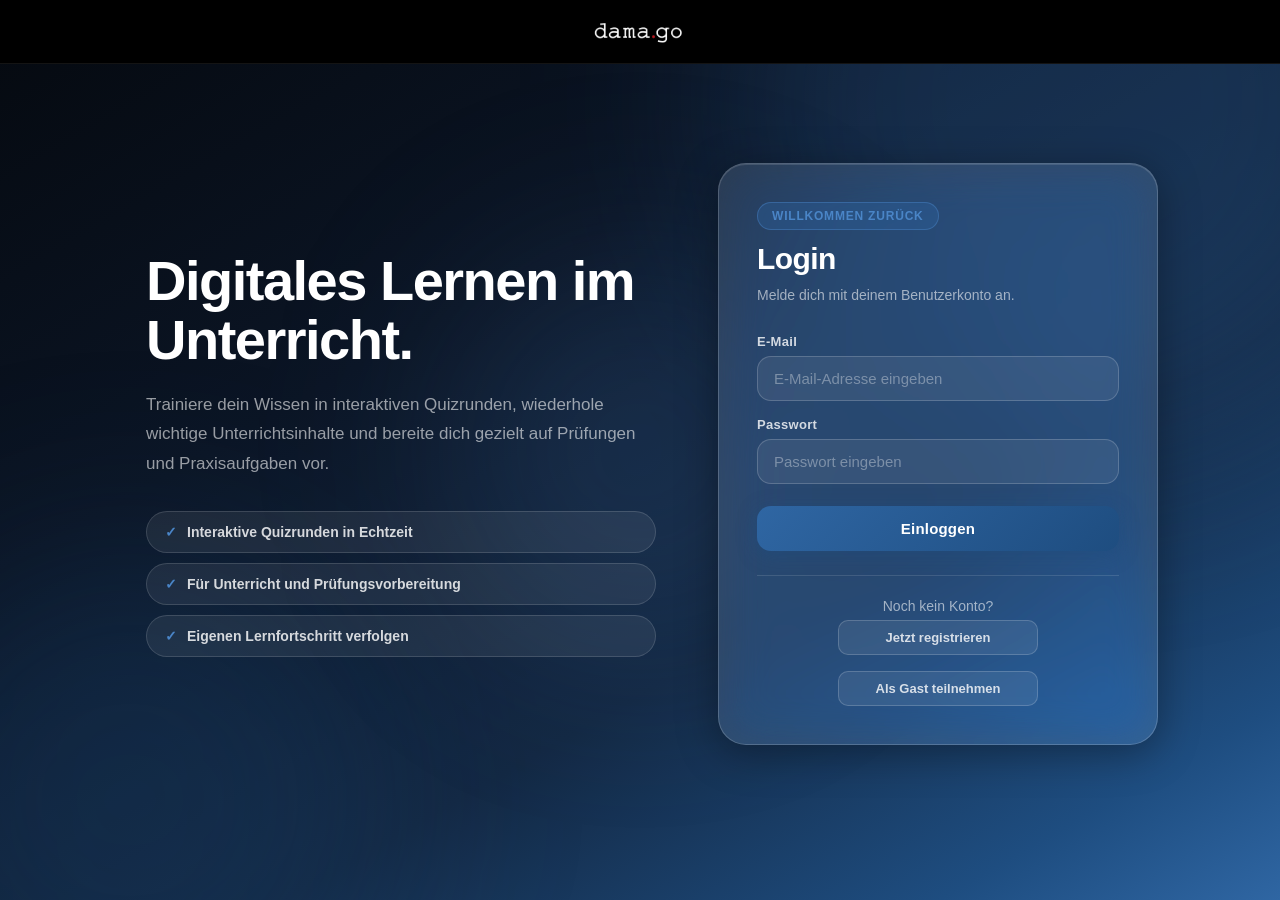
<file: Public/index.html>
<!DOCTYPE html>
<html lang="de">
<head>
    <meta charset="UTF-8">
    <!-- Leitet nach genau 3 Sekunden auf die login.html weiter -->
    <meta http-equiv="refresh" content="0; URL=login.html">
    <title>Weiterleitung...</title>
    <link rel="stylesheet" href="CSS/style.css">
</head>
<body class="auth-page">
</body>
</html>
</file>
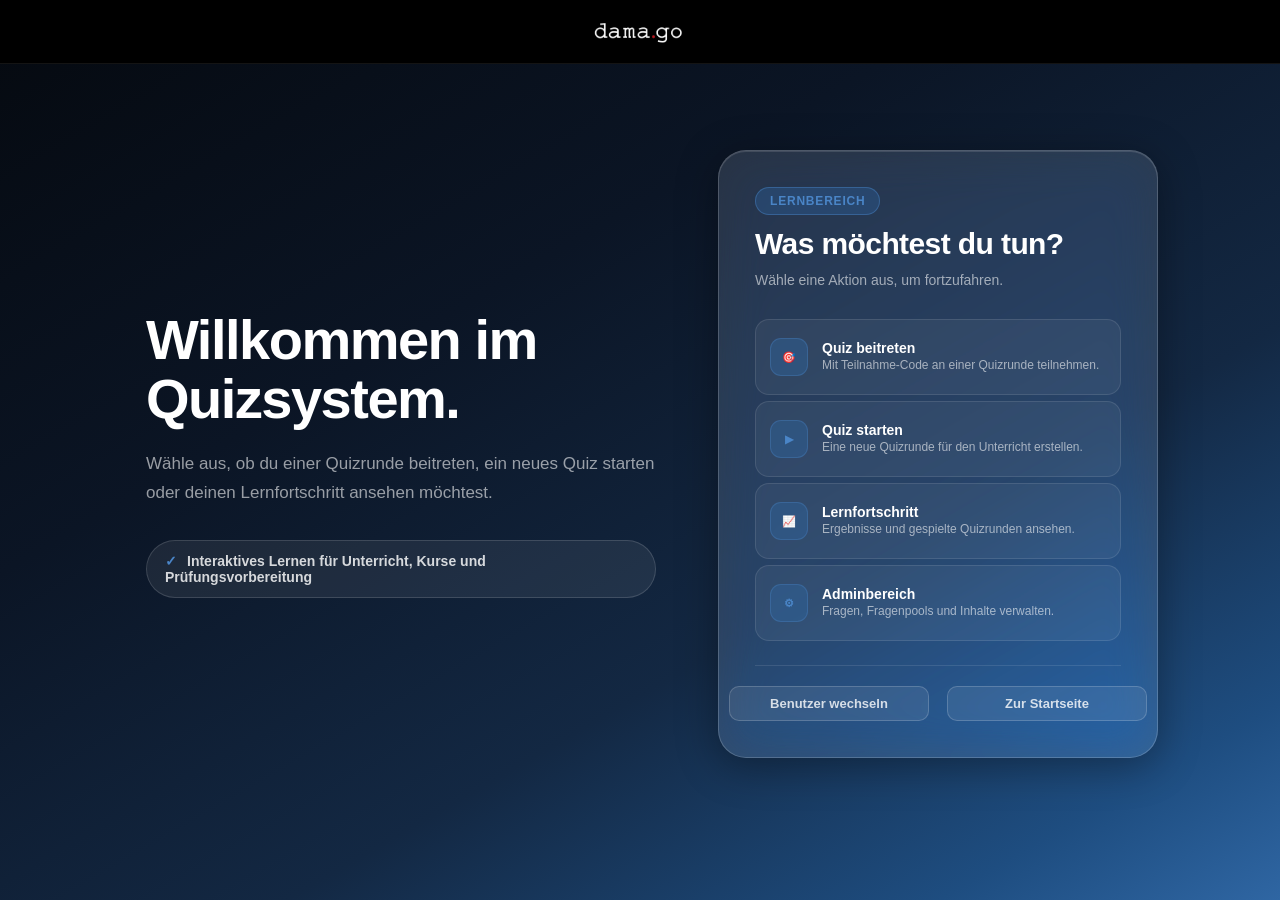
<file: Public/dashboard.html>
<!DOCTYPE html>
<html lang="de">
<head>
    <meta charset="UTF-8">
    <meta name="viewport" content="width=device-width, initial-scale=1.0">
    <title>Dashboard | damago Quizsystem</title>
    <link rel="stylesheet" href="CSS/style.css">
</head>
<body class="auth-page">

    <header class="topbar">
        <a href="index.html" class="topbar-brand">
            <img src="damago-logo.png" alt="damago Logo" class="topbar-logo">
        </a>
    </header>

    <main class="auth-layout dashboard-auth-layout">
        <section class="auth-info">

            <h1>Willkommen im Quizsystem.</h1>
            <p>
                Wähle aus, ob du einer Quizrunde beitreten,
                ein neues Quiz starten oder deinen Lernfortschritt ansehen möchtest.
            </p>

            <div class="info-list">
                <div>Interaktives Lernen für Unterricht, Kurse und Prüfungsvorbereitung</div>
            </div>
        </section>

        <section class="dashboard-panel">
            <div class="auth-header">
                <span class="eyebrow">Lernbereich</span>
                <h2>Was möchtest du tun?</h2>
                <p>Wähle eine Aktion aus, um fortzufahren.</p>
            </div>

            <div class="dashboard-actions">

                <a href="quiz_beitreten.html" class="dashboard-action-card">
                    <div class="dashboard-action-icon">🎯</div>
                    <div>
                        <h3>Quiz beitreten</h3>
                        <p>Mit Teilnahme-Code an einer Quizrunde teilnehmen.</p>
                    </div>
                </a>

                <a href="quiz_erstellen.html" class="dashboard-action-card">
                    <div class="dashboard-action-icon">▶</div>
                    <div>
                        <h3>Quiz starten</h3>
                        <p>Eine neue Quizrunde für den Unterricht erstellen.</p>
                    </div>
                </a>

                <a href="historie.html" class="dashboard-action-card">
                    <div class="dashboard-action-icon">📈</div>
                    <div>
                        <h3>Lernfortschritt</h3>
                        <p>Ergebnisse und gespielte Quizrunden ansehen.</p>
                    </div>
                </a>

                <a href="admin.html" class="dashboard-action-card">
                    <div class="dashboard-action-icon">⚙</div>
                    <div>
                        <h3>Adminbereich</h3>
                        <p>Fragen, Fragenpools und Inhalte verwalten.</p>
                    </div>
                </a>

            </div>

            <div class="dashboard-footer-links">
                <a href="login.html">Benutzer wechseln</a>
                <a href="index.html">Zur Startseite</a>
            </div>
        </section>
    </main>

</body>
</html>
</file>
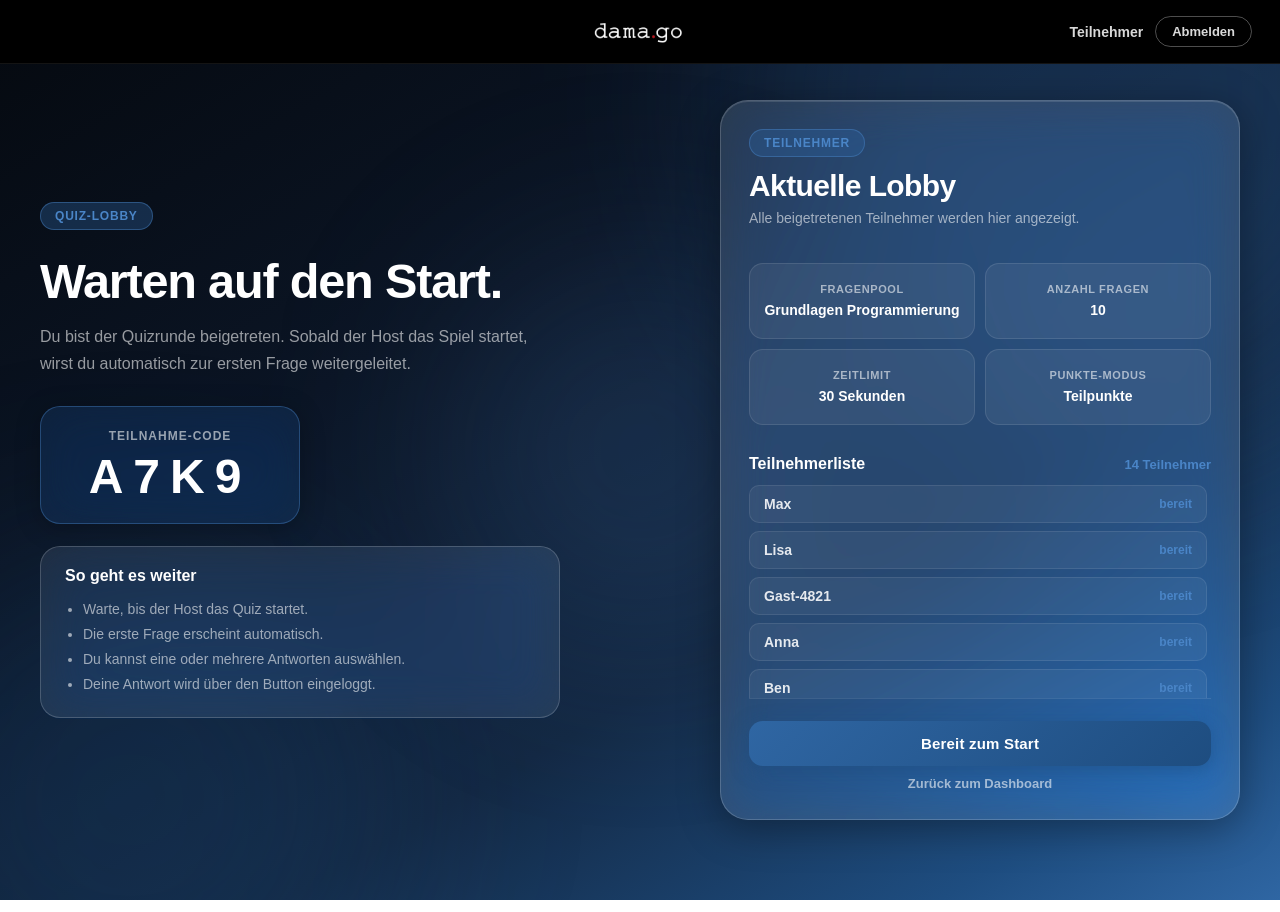
<file: Public/lobby.html>
<!DOCTYPE html>
<html lang="de">
<head>
    <meta charset="UTF-8">
    <meta name="viewport" content="width=device-width, initial-scale=1.0">
    <title>Lobby | damago Quizsystem</title>
    <link rel="stylesheet" href="CSS/style.css">
</head>
<body class="auth-page lobby-page">

    <div class="page-orbs">
        <div class="orb orb-1"></div>
        <div class="orb orb-2"></div>
        <div class="orb orb-3"></div>
    </div>

    <header class="topbar">
        <a href="dashboard.php" class="topbar-brand">
            <img src="damago-logo.png" alt="damago Logo" class="topbar-logo">
        </a>

        <div class="topbar-account">
            <span class="account-name">Teilnehmer</span>
            <a href="logout.php" class="logout-button">Abmelden</a>
        </div>
    </header>

    <main class="lobby-layout">

        <section class="lobby-info">
            <span class="eyebrow">Quiz-Lobby</span>

            <h1>Warten auf den Start.</h1>

            <p>
                Du bist der Quizrunde beigetreten. Sobald der Host das Spiel startet,
                wirst du automatisch zur ersten Frage weitergeleitet.
            </p>

            <div class="lobby-code-box">
                <span>Teilnahme-Code</span>
                <strong>A7K9</strong>
            </div>

            <div class="lobby-hints">
                <h3>So geht es weiter</h3>
                <ul>
                    <li>Warte, bis der Host das Quiz startet.</li>
                    <li>Die erste Frage erscheint automatisch.</li>
                    <li>Du kannst eine oder mehrere Antworten auswählen.</li>
                    <li>Deine Antwort wird über den Button eingeloggt.</li>
                </ul>
            </div>
        </section>

        <section class="lobby-panel">
            <div class="auth-header">
                <span class="eyebrow">Teilnehmer</span>
                <h2>Aktuelle Lobby</h2>
                <p>Alle beigetretenen Teilnehmer werden hier angezeigt.</p>
            </div>

            <div class="lobby-meta">
                <div>
                    <span>Fragenpool</span>
                    <strong>Grundlagen Programmierung</strong>
                </div>
                <div>
                    <span>Anzahl Fragen</span>
                    <strong>10</strong>
                </div>
                <div>
                    <span>Zeitlimit</span>
                    <strong>30 Sekunden</strong>
                </div>
                <div>
                    <span>Punkte-Modus</span>
                    <strong>Teilpunkte</strong>
                </div>
            </div>

            <div class="participant-section">
                <div class="participant-header">
                    <h3>Teilnehmerliste</h3>
                    <span>14 Teilnehmer</span>
                </div>

                <div class="participant-list">
                    <div class="participant-item"><span>Max</span><small>bereit</small></div>
                    <div class="participant-item"><span>Lisa</span><small>bereit</small></div>
                    <div class="participant-item"><span>Gast-4821</span><small>bereit</small></div>
                    <div class="participant-item"><span>Anna</span><small>bereit</small></div>
                    <div class="participant-item"><span>Ben</span><small>bereit</small></div>
                    <div class="participant-item"><span>Mehmet</span><small>bereit</small></div>
                    <div class="participant-item"><span>Sara</span><small>bereit</small></div>
                    <div class="participant-item"><span>Gast-7194</span><small>bereit</small></div>
                    <div class="participant-item"><span>Tom</span><small>bereit</small></div>
                    <div class="participant-item"><span>Mia</span><small>bereit</small></div>
                    <div class="participant-item"><span>Leon</span><small>bereit</small></div>
                    <div class="participant-item"><span>Nora</span><small>bereit</small></div>
                    <div class="participant-item"><span>Gast-2381</span><small>bereit</small></div>
                    <div class="participant-item"><span>David</span><small>bereit</small></div>
                </div>
            </div>

            <div class="lobby-actions">
                <a href="game.html" class="btn btn-primary lobby-button">
                    Bereit zum Start
                </a>
                <a href="PHP/dashboard.php" class="lobby-secondary-link">
                    Zurück zum Dashboard
                </a>
            </div>
        </section>

    </main>

</body>
</html>
</file>
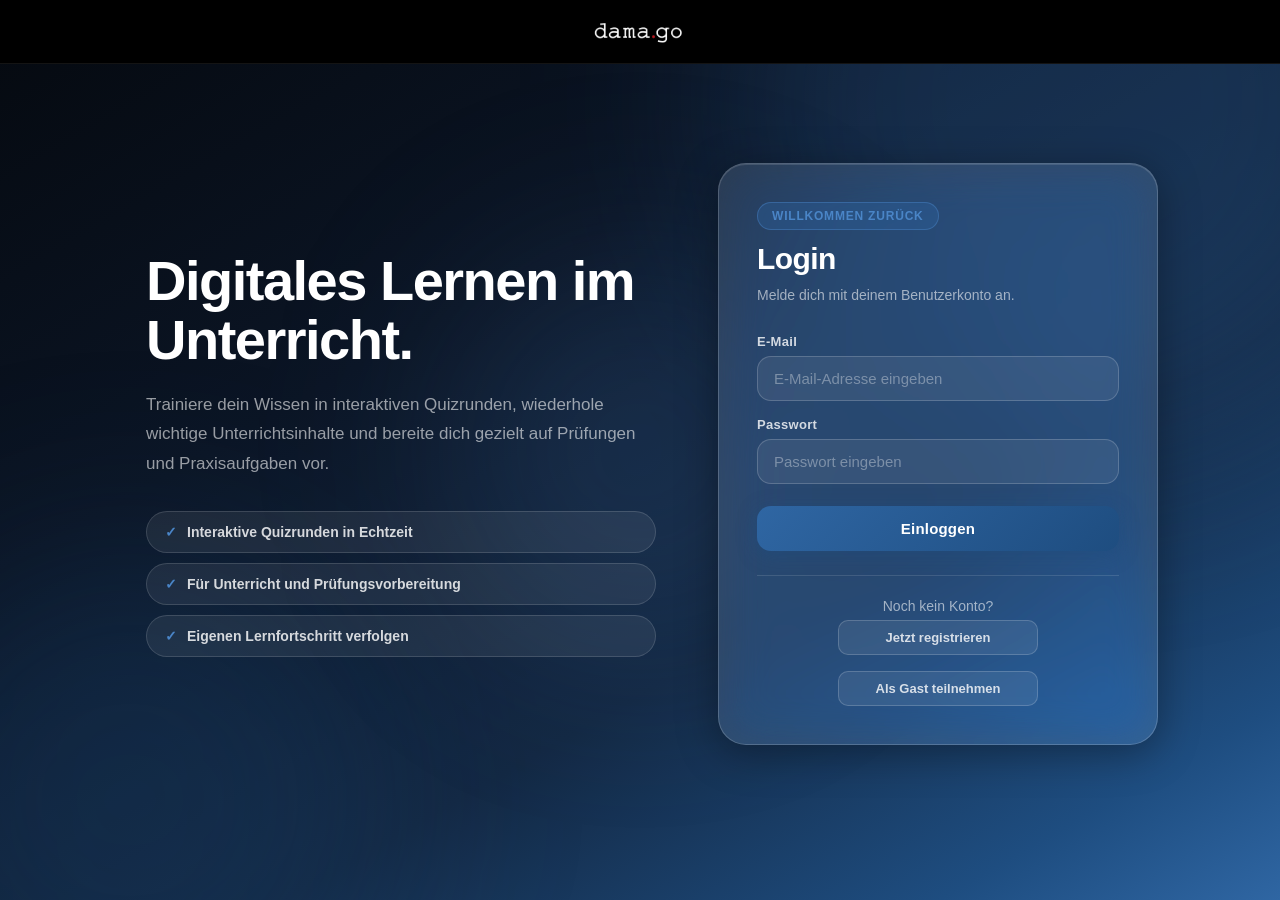
<file: Public/login.html>
<!DOCTYPE html>
<html lang="de">
<head>
    <meta charset="UTF-8">
    <meta name="viewport" content="width=device-width, initial-scale=1.0">
    <title>Login | damago Quizsystem</title>
    <link rel="stylesheet" href="CSS/style.css">
</head>
<body class="auth-page">

    <div class="page-orbs">
        <div class="orb orb-1"></div>
        <div class="orb orb-2"></div>
        <div class="orb orb-3"></div>
    </div>

    <header class="topbar">
        <a href="index.html" class="topbar-brand">
            <img src="damago-logo.png" alt="damago Logo" class="topbar-logo">
        </a>
    </header>

    <main class="auth-layout">
        <section class="auth-info">
            <h1>Digitales Lernen im Unterricht.</h1>
            <p>
                Trainiere dein Wissen in interaktiven Quizrunden,
                wiederhole wichtige Unterrichtsinhalte und bereite dich
                gezielt auf Prüfungen und Praxisaufgaben vor.
            </p>

            <div class="info-list">
                <div>Interaktive Quizrunden in Echtzeit</div>
                <div>Für Unterricht und Prüfungsvorbereitung</div>
                <div>Eigenen Lernfortschritt verfolgen</div>
            </div>
        </section>

        <section class="auth-card">
            <div class="auth-header">
                <span class="eyebrow">Willkommen zurück</span>
                <h2>Login</h2>
                <p>Melde dich mit deinem Benutzerkonto an.</p>
            </div>

            <form class="auth-form" action="PHP/check_login.php" method="post">
                <div class="form-group">
                    <label for="email">E-Mail</label>
                    <input
                        type="email"
                        id="email"
                        name="email"
                        pattern="^[^\s@]+@[^\s@]+\.[^\s@]+$"
                        placeholder="E-Mail-Adresse eingeben"
                        required
                    >
                </div>

                <div class="form-group">
                    <label for="password">Passwort</label>
                    <input
                        type="password"
                        id="password"
                        name="password"
                        placeholder="Passwort eingeben"
                        required
                    >
                </div>

                <button type="submit" class="btn btn-primary">
                    Einloggen
                </button>
            </form>

            <div class="auth-links">
                <p>Noch kein Konto?</p>
                <a href="register.html">Jetzt registrieren</a>
            </div>

            <div class="secondary-links">
                <a href="PHP/dashboard.php">Als Gast teilnehmen</a>
            </div>
        </section>
    </main>

</body>
</html>
</file>
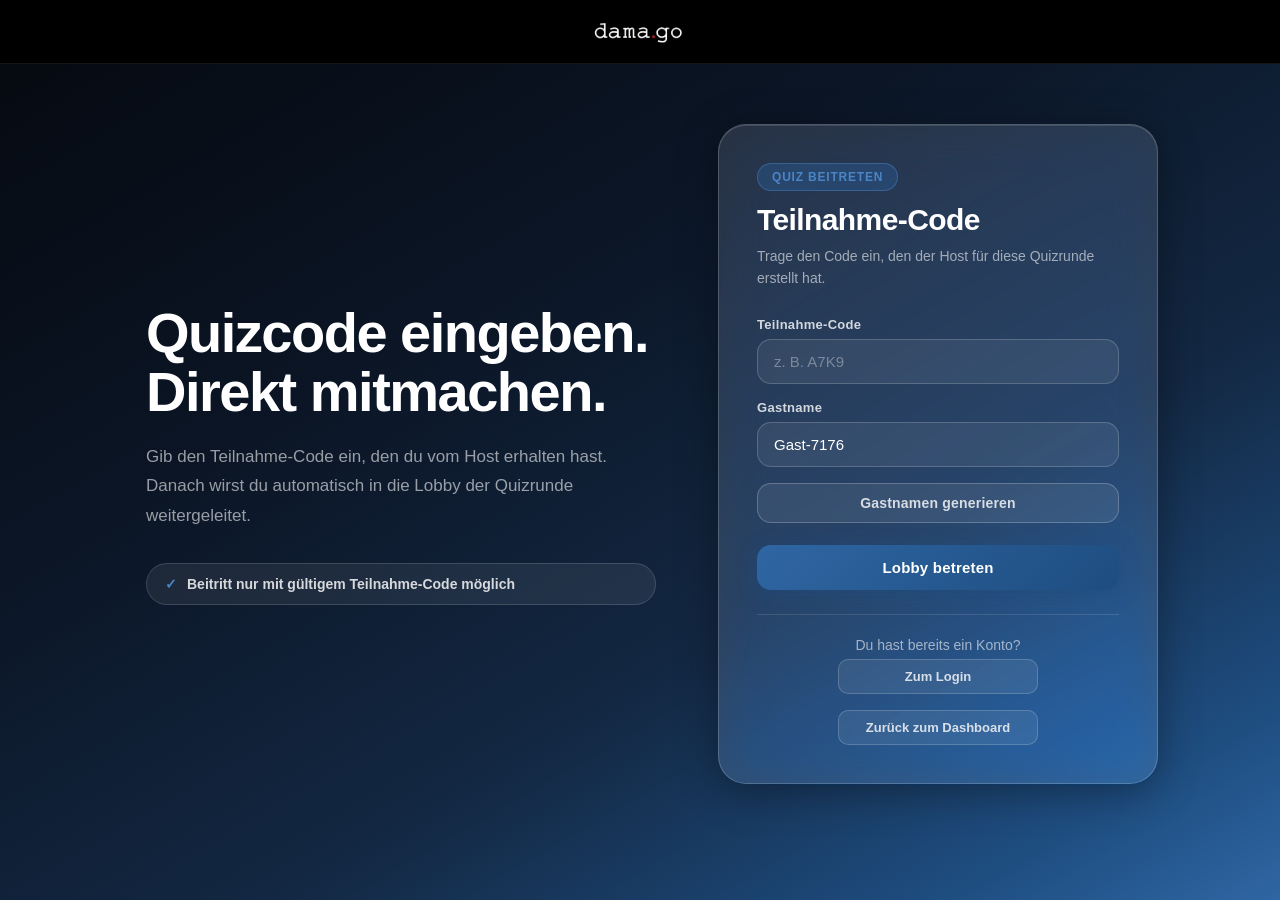
<file: Public/quiz_beitreten.html>
<!DOCTYPE html>
<html lang="de">
<head>
    <meta charset="UTF-8">
    <meta name="viewport" content="width=device-width, initial-scale=1.0">
    <title>Quiz beitreten | damago Quizsystem</title>
    <link rel="stylesheet" href="CSS/style.css">
</head>
<body class="auth-page">

    <header class="topbar">
        <a href="index.html" class="topbar-brand">
            <img src="damago-logo.png" alt="damago Logo" class="topbar-logo">
        </a>
    </header>

    <main class="auth-layout">
        <section class="auth-info">

            <h1>Quizcode eingeben. Direkt mitmachen.</h1>
            <p>
                Gib den Teilnahme-Code ein, den du vom Host erhalten hast.
                Danach wirst du automatisch in die Lobby der Quizrunde weitergeleitet.
            </p>

            <div class="info-list">
                <div>Beitritt nur mit gültigem Teilnahme-Code möglich</div>
            </div>
        </section>

        <section class="auth-card">
            <div class="auth-header">
                <span class="eyebrow">Quiz beitreten</span>
                <h2>Teilnahme-Code</h2>
                <p>Trage den Code ein, den der Host für diese Quizrunde erstellt hat.</p>
            </div>

            <form class="auth-form">
                <div class="form-group">
                    <label for="join_code">Teilnahme-Code</label>
                    <input
                        type="text"
                        id="join_code"
                        name="join_code"
                        placeholder="z. B. A7K9"
                        maxlength="6"
                        required
                    >
                </div>

                <div class="form-group">
                    <label for="guest_name">Gastname</label>
                    <input
                        type="text"
                        id="guest_name"
                        name="guest_name"
                        placeholder="Gastname"
                    >
                </div>

                <button type="button" class="btn btn-secondary" onclick="generateGuestName()">
                    Gastnamen generieren
                </button>
                <button type="button" class="btn btn-primary" onclick="window.location.href='PHP/host_lobby.php'">
                    Lobby betreten
                </button>
            </form> 
            </form>

            <div class="auth-links">
                <p>Du hast bereits ein Konto?</p>
                <a href="login.html">Zum Login</a>
            </div>

            <div class="secondary-links">
                <a href="PHP/dashboard.php">Zurück zum Dashboard</a>
            </div>
        </section>
    </main>

    <script>
        function generateGuestName() {
            const randomNumber = Math.floor(1000 + Math.random() * 9000);
            document.getElementById("guest_name").value = "Gast-" + randomNumber;
        }

        window.addEventListener("DOMContentLoaded", generateGuestName);
    </script>

</body>
</html>
</file>
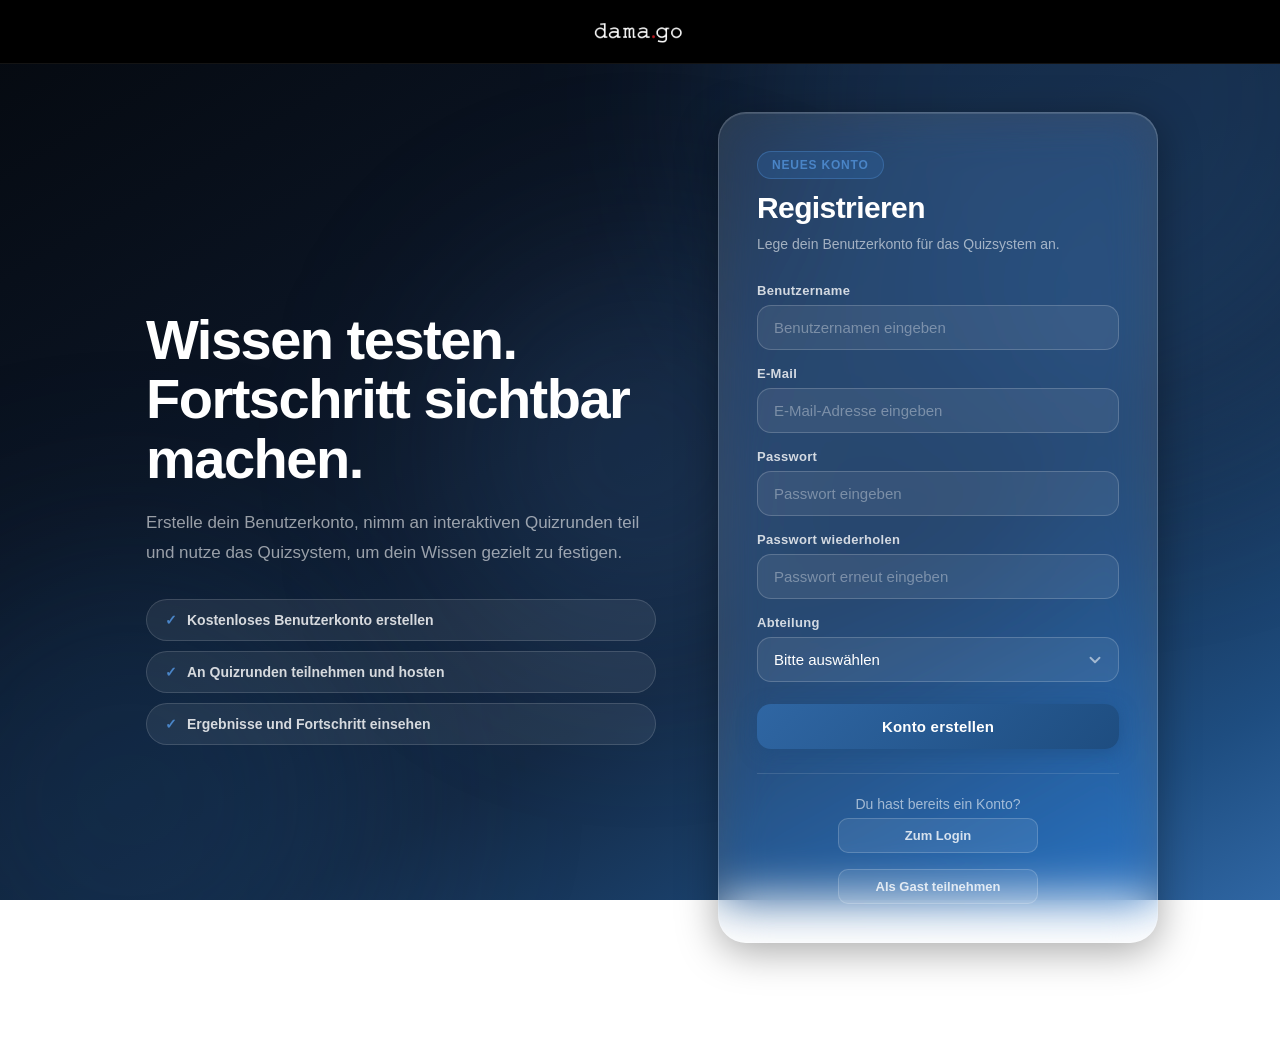
<file: Public/register.html>
<!DOCTYPE html>
<html lang="de">
<head>
    <meta charset="UTF-8">
    <meta name="viewport" content="width=device-width, initial-scale=1.0">
    <title>Registrierung | damago Quizsystem</title>
    <link rel="stylesheet" href="CSS/style.css">
</head>
<body class="auth-page">

    <div class="page-orbs">
        <div class="orb orb-1"></div>
        <div class="orb orb-2"></div>
        <div class="orb orb-3"></div>
    </div>

    <header class="topbar">
        <a href="index.html" class="topbar-brand">
            <img src="damago-logo.png" alt="damago Logo" class="topbar-logo">
        </a>
    </header>

    <main class="auth-layout">
        <section class="auth-info">
            <h1>Wissen testen. Fortschritt sichtbar machen.</h1>
            <p>
                Erstelle dein Benutzerkonto, nimm an interaktiven Quizrunden teil
                und nutze das Quizsystem, um dein Wissen gezielt zu festigen.
            </p>

            <div class="info-list">
                <div>Kostenloses Benutzerkonto erstellen</div>
                <div>An Quizrunden teilnehmen und hosten</div>
                <div>Ergebnisse und Fortschritt einsehen</div>
            </div>
        </section>

        <section class="auth-card">
            <div class="auth-header">
                <span class="eyebrow">Neues Konto</span>
                <h2>Registrieren</h2>
                <p>Lege dein Benutzerkonto für das Quizsystem an.</p>
            </div>

            <form class="auth-form" action="PHP/register_user.php" method="post">
                <div class="form-group">
                    <label for="username">Benutzername</label>
                    <input
                        type="text"
                        id="username"
                        name="username"
                        placeholder="Benutzernamen eingeben"
                        required
                    >
                </div>

                <div class="form-group">
                    <label for="email">E-Mail</label>
                    <input
                        type="email"
                        id="email"
                        name="email"
                        pattern="^[^\s@]+@[^\s@]+\.[^\s@]+$"
                        placeholder="E-Mail-Adresse eingeben"
                        required
                    >
                </div>

                <div class="form-group">
                    <label for="password">Passwort</label>
                    <input
                        type="password"
                        id="password"
                        name="password"
                        placeholder="Passwort eingeben"
                        required
                    >
                </div>

                <div class="form-group">
                    <label for="password_repeat">Passwort wiederholen</label>
                    <input
                        type="password"
                        id="password_repeat"
                        name="password_repeat"
                        placeholder="Passwort erneut eingeben"
                        required
                    >
                </div>

                <div class="form-group">
                    <label for="department">Abteilung</label>
                    <select name="department" id="department" required>
                        <option value="">Bitte auswählen</option>
                        <option value="IT">IT</option>
                        <option value="Pflege">Pflege</option>
                    </select>
                </div>

                <button type="submit" class="btn btn-primary">
                    Konto erstellen
                </button>
            </form>

            <div class="auth-links">
                <p>Du hast bereits ein Konto?</p>
                <a href="login.html">Zum Login</a>
            </div>

            <div class="secondary-links">
                <a href="quiz_beitreten.html">Als Gast teilnehmen</a>
            </div>
        </section>
    </main>

</body>
</html>
</file>
<file: Public/CSS/style.css>
.kick-btn {
    background: #ff4d4d;
    color: white;
    border: none;
    padding: 2px 8px;
    border-radius: 4px;
    font-size: 10px;
    cursor: pointer;
    margin-left: 10px;
}
.kick-btn:hover { background: #cc0000; }

/* "Spiel abbrechen" – Host-Aktion in Lobby und laufendem Spiel (LH 9.5).
   Nutzt die .btn-Basis (Größe/Form) und ergänzt die rote Gefahr-Optik passend zum .btn-primary. */
.btn-abort {
    margin-top: 10px;
    background: linear-gradient(135deg, #dc2626, #991b1b);
    color: #fff;
    box-shadow: 0 4px 18px rgba(153, 27, 27, 0.45);
}
.btn-abort:hover {
    background: linear-gradient(135deg, #ef4444, #b91c1c);
    transform: translateY(-1px);
    box-shadow: 0 6px 22px rgba(153, 27, 27, 0.55);
}
.btn-abort:active { transform: translateY(0); }
.abort-form { margin: 0; width: 100%; }

/* Abbrechen-Button oben rechts im Fragebereich (quiz-topline): nicht volle Breite,
   damit der Flex-Container ihn rechts in die Ecke setzt. */
.abort-form-inline { width: auto; flex: 0 0 auto; }
.abort-form-inline .btn-abort { margin-top: 0; }

/* ============================================================
   01 · Grundlagen (Variablen, Reset, Body, Hintergrund-Orbs)
   ============================================================ */

/* ── Variablen ── */
:root {
    --bg-gradient: linear-gradient(150deg, #05090f 0%, #0b1525 35%, #132843 65%, #1e4d80 88%, #2f66a3 100%);
    --primary:        #2f66a3;
    --primary-light:  #4a85c7;
    --primary-dark:   #1e4d80;
    --accent:         #f59e0b;

    --glass:          rgba(255, 255, 255, 0.09);
    --glass-md:       rgba(255, 255, 255, 0.13);
    --glass-strong:   rgba(255, 255, 255, 0.18);
    --glass-border:   rgba(255, 255, 255, 0.18);
    --glass-border-strong: rgba(255, 255, 255, 0.32);
    --glass-shadow:   0 8px 40px rgba(0, 0, 0, 0.35), inset 0 1px 0 rgba(255,255,255,0.12);
    --blur:           blur(24px) saturate(160%);

    --text:           #ffffff;
    --text-muted:     rgba(255, 255, 255, 0.58);
    --text-dark:      #1f2933;

    --radius-xl:  28px;
    --radius-lg:  20px;
    --radius-md:  14px;
    --radius-sm:  10px;

    /* Reservierter Platz für die fest fixierte Fußzeile (.footbar). Zentral, damit
       alle Seiten denselben Wert nutzen und nichts unter der Footbar verschwindet. */
    --footbar-height: 56px;
}

/* Anker/Smooth-Scroll-Ziele nicht hinter der fixierten Footbar verstecken. */
html { scroll-padding-bottom: var(--footbar-height); }

/* ── Reset ── */
*, *::before, *::after { box-sizing: border-box; }

body {
    margin: 0;
    padding: 0 0 var(--footbar-height);   /* Platz für die fest fixierte Fußzeile (.footbar) */
    font-family: -apple-system, BlinkMacSystemFont, 'Segoe UI', Arial, sans-serif;
    min-height: 100vh;
    background: var(--bg-gradient);
    background-attachment: fixed;
    color: var(--text);
}

/* ── Dekorative Hintergrund-Orbs ── */
.page-orbs {
    position: fixed;
    inset: 0;
    overflow: hidden;
    pointer-events: none;
    z-index: 0;
}

.orb {
    position: absolute;
    border-radius: 50%;
    filter: blur(100px);
}

.orb-1 {
    width: 700px;
    height: 700px;
    background: rgba(47, 102, 163, 0.28);
    top: -250px;
    right: -150px;
}

.orb-2 {
    width: 500px;
    height: 500px;
    background: rgba(30, 77, 128, 0.22);
    bottom: -150px;
    left: -120px;
}

.orb-3 {
    width: 380px;
    height: 380px;
    background: rgba(74, 133, 199, 0.16);
    top: 50%;
    left: 50%;
    transform: translate(-50%, -50%);
}

/* Inhalt immer über den Orbs (.topbar hat eigenes z-index: 1000, braucht keinen Eintrag hier) */
.auth-layout,
.lobby-layout,
.host-layout,
.play-layout,
main.container {
    position: relative;
    z-index: 1;
}

/* ============================================================
   02 · Topbar (topbar.php)
   ============================================================ */
.topbar {
    position: sticky;
    top: 0;
    z-index: 1000;
    width: 100%;
    height: 64px;
    background: #000000;
    border-bottom: 1px solid rgba(255, 255, 255, 0.08);
    display: flex;
    align-items: center;
    justify-content: space-between;
    padding: 0 28px;
    box-sizing: border-box;
}

.topbar-brand {
    position: absolute;
    left: 50%;
    transform: translateX(-50%);
    display: flex;
    align-items: center;
    text-decoration: none;
}

.topbar-logo {
    height: 36px;
    width: auto;
    display: block;
    mix-blend-mode: screen; /* Schwarzer PNG-Hintergrund wird auf dunklem Topbar transparent */
}

.logo-placeholder {
    color: #fff;
    font-size: 22px;
    font-weight: 900;
    letter-spacing: -1px;
}

.topbar-nav {
    display: flex;
    align-items: center;
    gap: 20px;
}

.topbar-nav a {
    color: rgba(255,255,255,0.80);
    text-decoration: none;
    font-weight: 600;
    font-size: 14px;
    transition: color 0.2s;
}

.topbar-nav a:hover { color: #fff; }

.topbar-account {
    display: flex;
    align-items: center;
    gap: 12px;
    z-index: 2;
    margin-left: auto;
}

.account-name {
    font-size: 14px;
    font-weight: 600;
    color: rgba(255,255,255,0.85);
}

.logout-button {
    padding: 7px 16px;
    border: 1px solid rgba(255,255,255,0.30);
    border-radius: 999px;
    color: rgba(255,255,255,0.85);
    text-decoration: none;
    font-size: 13px;
    font-weight: 600;
    transition: background 0.2s, color 0.2s, border-color 0.2s;
}

.logout-button:hover {
    background: rgba(255,255,255,0.12);
    color: #fff;
    border-color: rgba(255,255,255,0.55);
}

/* Rechte Topbar-Gruppe (Profil / Dashboard / Logout). Abstand per gap statt Inline-Styles. */
.topbar-right {
    display: flex;
    align-items: center;
    gap: 12px;
    margin-left: auto;
    flex-wrap: wrap;
    justify-content: flex-end;
}

/* ============================================================
   03 · Karten-Basis (Glass)
   ============================================================ */
.glass-card {
    background: var(--glass-md);
    backdrop-filter: var(--blur);
    -webkit-backdrop-filter: var(--blur);
    border: 1px solid var(--glass-border);
    border-radius: var(--radius-xl);
    box-shadow: var(--glass-shadow);
}

/* ============================================================
   04 · Auth-Seiten (Login / Register) – inkl. Formulare & Buttons
   ============================================================ */
.auth-page {
    min-height: 100vh;
    display: flex;
    flex-direction: column;
}

.auth-layout {
    flex: 1;
    display: grid;
    grid-template-columns: 1.1fr 440px;
    gap: clamp(24px, 3vw, 40px);
    /* "safe center": bei zu hohem Inhalt wird oben NICHT abgeschnitten, sondern scrollbar. */
    align-items: safe center;
    max-width: 1100px;
    margin: 0 auto;
    padding: clamp(24px, 4vw, 48px) clamp(20px, 3vw, 32px);
    width: 100%;
}

/* Linke Seite: Info-Text */
.auth-info { padding: 24px; }

.auth-info h1 {
    margin: 0 0 20px;
    font-size: clamp(34px, 4.5vw, 56px);
    line-height: 1.06;
    letter-spacing: -1.5px;
    color: #fff;
    font-weight: 800;
}

.auth-info > p {
    margin: 0;
    color: var(--text-muted);
    font-size: 17px;
    line-height: 1.75;
    max-width: 520px;
}

.brand-name {
    margin: 0 0 6px;
    font-size: 16px;
    font-weight: 800;
    letter-spacing: 0.5px;
    color: var(--primary-light);
    text-transform: uppercase;
}

.brand-subtitle {
    margin: 0 0 28px;
    color: var(--text-muted);
    font-size: 14px;
}

.info-list {
    display: grid;
    gap: 10px;
    margin-top: 32px;
    max-width: 520px;
}

.info-list div {
    background: rgba(255,255,255,0.07);
    border: 1px solid rgba(255,255,255,0.14);
    border-radius: 999px;
    padding: 12px 18px;
    color: rgba(255,255,255,0.82);
    font-weight: 600;
    font-size: 14px;
}

.info-list div::before {
    content: "✓";
    color: var(--primary-light);
    font-weight: 900;
    margin-right: 10px;
}

.info-list div.denied::before {
    content: "✗";
    color: #f87171;
}

/* Rechte Seite: Auth-Karte */
.auth-card {
    background: var(--glass-md);
    backdrop-filter: var(--blur);
    -webkit-backdrop-filter: var(--blur);
    border: 1px solid var(--glass-border);
    border-radius: var(--radius-xl);
    box-shadow: var(--glass-shadow);
    padding: 38px;
}

.auth-header { margin-bottom: 28px; }

.eyebrow {
    display: inline-block;
    margin-bottom: 12px;
    padding: 6px 14px;
    background: rgba(47, 102, 163, 0.35);
    border: 1px solid rgba(74, 133, 199, 0.45);
    border-radius: 999px;
    font-size: 12px;
    font-weight: 700;
    color: var(--primary-light);
    text-transform: uppercase;
    letter-spacing: 0.8px;
}

.auth-header h2 {
    margin: 0 0 8px;
    font-size: 30px;
    font-weight: 800;
    letter-spacing: -0.6px;
    color: #fff;
}

.auth-header p {
    margin: 0;
    color: var(--text-muted);
    font-size: 14px;
    line-height: 1.6;
}

/* Form */
.auth-form {
    display: flex;
    flex-direction: column;
    gap: 16px;
}

.form-group {
    display: flex;
    flex-direction: column;
    gap: 7px;
}

.form-group label {
    font-weight: 700;
    font-size: 13px;
    color: rgba(255,255,255,0.80);
    letter-spacing: 0.3px;
}

.form-group input,
.form-group select {
    width: 100%;
    padding: 13px 16px;
    background: rgba(255,255,255,0.07);
    border: 1px solid rgba(255,255,255,0.18);
    border-radius: var(--radius-md);
    font-size: 15px;
    color: #fff;
    outline: none;
    transition: border-color 0.2s, background 0.2s;
    -webkit-appearance: none;
    appearance: none;
}

/* Dropdown-Pfeil für Select-Felder */
.form-group select {
    padding-right: 42px;
    background-image: url("data:image/svg+xml,%3Csvg xmlns='http://www.w3.org/2000/svg' width='18' height='18' viewBox='0 0 24 24' fill='none' stroke='rgba(255,255,255,0.55)' stroke-width='2.5' stroke-linecap='round' stroke-linejoin='round'%3E%3Cpolyline points='6 9 12 15 18 9'%3E%3C/polyline%3E%3C/svg%3E");
    background-repeat: no-repeat;
    background-position: right 14px center;
    background-size: 18px 18px;
    cursor: pointer;
}

.form-group input::placeholder { color: rgba(255,255,255,0.35); }

.form-group input:focus,
.form-group select:focus {
    border-color: rgba(74,133,199,0.80);
    background: rgba(255,255,255,0.11);
    box-shadow: 0 0 0 3px rgba(47,102,163,0.25);
}

.form-group select option {
    background: #1a3a5c;
    color: #fff;
}

/* Buttons */
.btn {
    width: 100%;
    border: none;
    border-radius: var(--radius-md);
    padding: 14px 20px;
    font-size: 15px;
    font-weight: 700;
    cursor: pointer;
    transition: all 0.2s ease;
    letter-spacing: 0.2px;
}

.btn-primary {
    margin-top: 6px;
    background: linear-gradient(135deg, #2f66a3, #1e4d80);
    color: #fff;
    box-shadow: 0 4px 18px rgba(30,77,128,0.55);
}

.btn-primary:hover {
    background: linear-gradient(135deg, #3d7cbd, #2f66a3);
    transform: translateY(-1px);
    box-shadow: 0 6px 22px rgba(30,77,128,0.65);
}

.btn-primary:active { transform: translateY(0); }

/* Auth Links */
.auth-links {
    margin-top: 24px;
    padding-top: 22px;
    border-top: 1px solid rgba(255,255,255,0.12);
    text-align: center;
}

.auth-links p {
    margin: 0 0 6px;
    color: var(--text-muted);
    font-size: 14px;
}

/* Sekundaer-Links ("Jetzt registrieren", "Als Gast teilnehmen", "Zum Login",
   "Zurueck zum Dashboard") teilen sich den Stil des .back-button-Buttons,
   damit alle sekundaeren Navigations-Links im Projekt einheitlich wirken.
   Die gemeinsame Definition steht weiter unten bei ".back-button". */

.secondary-links {
    display: flex;
    justify-content: center;
    gap: 16px;
    margin-top: 16px;
}

/* ============================================================
   05 · Dashboard (dashboard.php)
   ============================================================ */
.dashboard-auth-layout { max-width: 1100px; }

.dashboard-panel {
    background: var(--glass-md);
    backdrop-filter: var(--blur);
    -webkit-backdrop-filter: var(--blur);
    border: 1px solid var(--glass-border);
    border-radius: var(--radius-xl);
    box-shadow: var(--glass-shadow);
    padding: 36px;
    width: 100%;
}

.dashboard-actions {
    display: flex;
    flex-direction: column;
    gap: 6px;
    margin-top: 20px;
}

.dashboard-category {
    display: flex;
    flex-direction: column;
    gap: 4px;
}

.dashboard-category-label {
    display: flex;
    align-items: center;
    gap: 8px;
    font-size: 10.5px;
    font-weight: 700;
    letter-spacing: 1.4px;
    text-transform: uppercase;
    color: var(--text-muted);
    opacity: 0.55;
    margin: 10px 0 6px;
    padding: 0 2px;
}

.dashboard-category-label::after {
    content: '';
    flex: 1;
    height: 1px;
    background: rgba(255, 255, 255, 0.08);
}

.dashboard-category-grid {
    display: flex;
    flex-direction: column;
    gap: 4px;
}

.dashboard-category + .dashboard-category {
    margin-top: 4px;
}

.dashboard-action-card {
    display: flex;
    align-items: center;
    gap: 14px;
    min-height: 76px;          /* Einheitliche Hoehe -> alle Aktions-Karten gleich gross,
                                  auch wenn die Beschreibung ein- oder zweizeilig ist */
    padding: 11px 14px;
    background: rgba(255,255,255,0.05);
    border: 1px solid rgba(255,255,255,0.10);
    border-radius: var(--radius-md);
    color: #fff;
    text-decoration: none;
    transition: background 0.2s, border-color 0.2s, transform 0.15s;
}

.dashboard-action-card:hover {
    background: rgba(255,255,255,0.10);
    border-color: rgba(255,255,255,0.22);
    transform: translateY(-1px);
}

/* Resume-Karte (laufendes eigenes Spiel) – dezenter blauer Akzent passend zur Palette. */
.dashboard-action-card.resume-card {
    background: rgba(47, 102, 163, 0.14);
    border-color: rgba(74, 133, 199, 0.55);
}
.dashboard-action-card.resume-card:hover {
    background: rgba(47, 102, 163, 0.22);
    border-color: rgba(120, 170, 230, 0.75);
}
.dashboard-action-card.resume-card .dashboard-action-icon { color: var(--primary-light); }

.dashboard-action-icon {
    min-width: 38px;
    height: 38px;
    border-radius: 11px;
    background: rgba(47,102,163,0.40);
    border: 1px solid rgba(74,133,199,0.35);
    display: grid;
    place-items: center;
    font-size: 11px;
    font-weight: 800;
    color: var(--primary-light);
    letter-spacing: 0.5px;
    flex-shrink: 0;
}

/* SVG-Icons in den Verwaltungs-Kacheln (Adminbereich) */
.dashboard-action-icon svg {
    width: 20px;
    height: 20px;
    fill: none;
    stroke: currentColor;
    stroke-width: 2;
    stroke-linecap: round;
    stroke-linejoin: round;
}

.dashboard-action-card h3 {
    margin: 0 0 1px;
    font-size: 14px;
    font-weight: 700;
    color: #fff;
}

.dashboard-action-card p {
    margin: 0;
    color: var(--text-muted);
    font-size: 12px;
    line-height: 1.4;
}

.dashboard-footer-links {
    display: flex;
    justify-content: center;
    gap: 18px;
    margin-top: 24px;
    padding-top: 20px;
    border-top: 1px solid rgba(255,255,255,0.10);
    font-size: 13px;
}

/* .dashboard-footer-links a ("Benutzer wechseln", "Zurueck zum Dashboard")
   teilt sich den .back-button-Stil (siehe unten), damit es wie die anderen
   Sekundaer-Buttons im Projekt aussieht. */

/* ============================================================
   06 · Lobby (lobby.html / host_lobby.php)
   ============================================================ */
body.lobby-page { overflow: auto; }

.lobby-layout {
    width: 100%;
    max-width: 1280px;
    /* min-height statt fixer Hoehe: Inhalt darf wachsen und scrollen.
       Topbar (64px) UND Footbar werden abgezogen, damit nichts ueberlappt. */
    min-height: calc(100vh - 64px - var(--footbar-height));
    margin: 0 auto;
    padding: 36px 40px;
    display: grid;
    grid-template-columns: 1fr 520px;
    gap: 48px;
    align-items: center;
    overflow: visible;
}

.lobby-info h1 {
    margin: 14px 0 16px;
    font-size: clamp(36px, 3.8vw, 52px);
    line-height: 1.06;
    letter-spacing: -1.2px;
    color: #fff;
    font-weight: 800;
}

.lobby-info p {
    max-width: 520px;
    margin: 0;
    color: var(--text-muted);
    font-size: 16px;
    line-height: 1.7;
}

.lobby-code-box {
    margin-top: 28px;
    width: fit-content;
    min-width: 260px;
    padding: 22px 32px;
    background: rgba(47,102,163,0.20);
    border: 1px solid rgba(74,133,199,0.40);
    border-radius: var(--radius-lg);
    backdrop-filter: var(--blur);
    -webkit-backdrop-filter: var(--blur);
    text-align: center;
    box-shadow: 0 4px 24px rgba(0,0,0,0.25);
}

.lobby-code-box span {
    display: block;
    color: var(--text-muted);
    font-size: 12px;
    font-weight: 700;
    letter-spacing: 1px;
    text-transform: uppercase;
    margin-bottom: 10px;
}

.lobby-code-box strong {
    display: block;
    font-size: 48px;
    letter-spacing: 10px;
    color: #fff;
    line-height: 1;
    font-weight: 900;
}

.lobby-hints {
    margin-top: 22px;
    max-width: 520px;
    padding: 20px 24px;
    background: var(--glass);
    border: 1px solid var(--glass-border);
    border-radius: var(--radius-lg);
    backdrop-filter: var(--blur);
    -webkit-backdrop-filter: var(--blur);
}

.lobby-hints h3 {
    margin: 0 0 12px;
    font-size: 16px;
    font-weight: 700;
    color: #fff;
}

.lobby-hints ul {
    margin: 0;
    padding-left: 18px;
    color: var(--text-muted);
    line-height: 1.8;
    font-size: 14px;
}

.lobby-panel {
    background: var(--glass-md);
    backdrop-filter: var(--blur);
    -webkit-backdrop-filter: var(--blur);
    border: 1px solid var(--glass-border);
    border-radius: var(--radius-xl);
    box-shadow: var(--glass-shadow);
    padding: 28px;
    height: 100%;
    max-height: 720px;
    display: flex;
    flex-direction: column;
    overflow-y: auto;
}

.lobby-panel::-webkit-scrollbar { width: 6px; }
.lobby-panel::-webkit-scrollbar-thumb { background: rgba(255,255,255,0.2); border-radius: 3px; }

.lobby-panel .auth-header { margin-bottom: 18px; }
.lobby-panel .auth-header h2 { margin-bottom: 4px; }

.lobby-meta {
    display: grid;
    grid-template-columns: 1fr 1fr;
    gap: 10px;
    margin: 16px 0;
}

.lobby-meta div {
    min-height: 76px;
    padding: 14px;
    background: rgba(255,255,255,0.06);
    border: 1px solid rgba(255,255,255,0.11);
    border-radius: var(--radius-md);
    text-align: center;
    display: flex;
    flex-direction: column;
    justify-content: center;
}

.lobby-meta span {
    display: block;
    color: var(--text-muted);
    font-size: 11px;
    font-weight: 700;
    letter-spacing: 0.6px;
    text-transform: uppercase;
    margin-bottom: 6px;
}

.lobby-meta strong {
    display: block;
    color: #fff;
    font-size: 14px;
    font-weight: 700;
    line-height: 1.35;
}

.participant-section {
    margin-top: 14px;
    min-height: 0;
    display: flex;
    flex-direction: column;
}

.participant-header {
    display: flex;
    justify-content: space-between;
    align-items: center;
    margin-bottom: 12px;
}

.participant-header h3 {
    margin: 0;
    font-size: 16px;
    font-weight: 700;
    color: #fff;
}

.participant-header span {
    color: var(--primary-light);
    font-weight: 700;
    font-size: 13px;
}

.participant-list {
    display: grid;
    gap: 8px;
    max-height: 240px;
    overflow-y: auto;
    padding-right: 4px;
}

.participant-list::-webkit-scrollbar { width: 6px; }
.participant-list::-webkit-scrollbar-track {
    background: rgba(255,255,255,0.05);
    border-radius: 999px;
}
.participant-list::-webkit-scrollbar-thumb {
    background: rgba(74,133,199,0.5);
    border-radius: 999px;
}

.participant-item {
    display: flex;
    align-items: center;
    justify-content: space-between;
    gap: 12px;
    padding: 10px 14px;
    background: rgba(255,255,255,0.05);
    border: 1px solid rgba(255,255,255,0.09);
    border-radius: var(--radius-sm);
}

.participant-item span {
    font-weight: 600;
    color: rgba(255,255,255,0.88);
    font-size: 14px;
}

.participant-item small {
    color: var(--primary-light);
    font-weight: 600;
    font-size: 12px;
}

.lobby-actions {
    margin-top: auto;
    padding-top: 16px;
    border-top: 1px solid rgba(255,255,255,0.10);
    display: flex;
    flex-direction: column;
    gap: 10px;
}

.lobby-button {
    display: block;
    text-align: center;
    text-decoration: none;
}

.lobby-secondary-link {
    text-align: center;
    color: var(--text-muted);
    text-decoration: none;
    font-weight: 600;
    font-size: 13px;
    transition: color 0.2s;
}

.lobby-secondary-link:hover { color: #fff; }

/* ============================================================
   07 · Quiz-Spielseite (game.php)
   ============================================================ */
body.quiz-play-page {
    min-height: 100vh;
    background: var(--bg-gradient);
    background-attachment: fixed;
    display: flex;
    flex-direction: column;
    font-family: -apple-system, BlinkMacSystemFont, 'Segoe UI', Arial, sans-serif;
    color: #fff;
    margin: 0;
    padding: 0 0 var(--footbar-height);   /* Platz für die fest fixierte Fußzeile (.footbar) */
}

.play-layout {
    display: flex;
    flex: 1;
    gap: 20px;
    padding: 20px;
    width: 100%;
    max-width: 1600px;
    margin: 0 auto;
    flex-wrap: wrap;
}

.quiz-main {
    flex: 1 1 65%;
    display: flex;
    flex-direction: column;
    align-items: center;
    background: var(--glass-md);
    backdrop-filter: var(--blur);
    -webkit-backdrop-filter: var(--blur);
    border: 1px solid var(--glass-border);
    border-radius: var(--radius-lg);
    box-shadow: var(--glass-shadow);
    padding: clamp(18px, 2.5vw, 32px);
}

.quiz-topline {
    width: 100%;
    display: flex;
    justify-content: space-between;
    align-items: flex-start;
    gap: 16px;
    margin-bottom: 24px;
    position: relative;
}

.quiz-topline .eyebrow {
    /* Gleicher (blauer) Stil wie der "Live-Ranking"-Eyebrow rechts.
       Groesse (font-size / padding) bleibt unveraendert. */
    font-size: 13px;
    color: var(--primary-light);
    background: rgba(47, 102, 163, 0.35);
    border: 1px solid rgba(74, 133, 199, 0.45);
    padding: 5px 12px;
    border-radius: 999px;
}

.quiz-topline h1 {
    margin: 0;
    font-size: 18px;
    color: rgba(255,255,255,0.75);
    font-weight: 600;
}

/* Spielansicht als zwei Spalten: links Timer-Spalte, rechts Inhalt.
   Bewusst nur auf der LIVE-Spielseite (.game-live), damit Fragen-Verwaltung UND
   results.php (beide nutzen .quiz-main) ihr normales Spalten-Layout behalten. */
.game-live .quiz-main {
    flex-direction: row;
    align-items: flex-start;
    gap: clamp(16px, 2vw, 28px);
}

/* Linke Spalte der Spielansicht: nimmt nur so viel Breite wie der Timer (kein grosser
   Leerraum oben mehr, da Timer/Zaehler NEBEN dem Inhalt stehen, nicht darueber). */
.quiz-side {
    flex: 0 0 auto;
}

/* Rechte Spalte: eigentlicher Inhalt (Frage, Antworten, Aufloesung), bleibt zentriert. */
.quiz-content {
    flex: 1 1 auto;
    min-width: 0;
    display: flex;
    flex-direction: column;
    align-items: center;
}

/* Timer + Antwort-Zähler untereinander (1cm Abstand), linksbuendig in der Seitenspalte. */
.quiz-timer-stack {
    display: flex;
    flex-direction: column;
    align-items: flex-start;
    gap: 1cm;
    flex: 0 0 auto;
}

.timer-box {
    /* Gleicher (blauer) Stil wie der "Live-Ranking"-Eyebrow. Groesse 120x120. */
    background: rgba(47, 102, 163, 0.35);
    border: 1px solid rgba(74, 133, 199, 0.45);
    border-radius: 27px;
    width: 120px;
    height: 120px;
    display: flex;
    align-items: center;
    justify-content: center;
    transition: background 0.3s, border-color 0.3s;
}

.timer-box strong {
    font-size: 66px;
    font-weight: 800;
    color: var(--primary-light);
    letter-spacing: -1px;
    line-height: 1;
    transition: color 0.3s, font-size 0.3s, font-weight 0.3s;
}

/* ≤10 Sekunden: pulsieren */
@keyframes timer-pulse {
    0%, 100% { opacity: 1; transform: scale(1); }
    50%       { opacity: 0.65; transform: scale(0.96); }
}

.timer-box.pulse {
    animation: timer-pulse 0.9s ease-in-out infinite;
}

/* ≤5 Sekunden: rot + größer + fetter */
.timer-box.danger {
    background: rgba(239, 68, 68, 0.20);
    border-color: rgba(239, 68, 68, 0.55);
    animation: timer-pulse 0.5s ease-in-out infinite;
}

.timer-box.danger span {
    color: #fca5a5;
}

.timer-box.danger strong {
    color: #f87171;
    font-size: 75px;
    font-weight: 900;
}

/* Antwort-Zaehler (LH 9.5): gleicher Rahmen/Groesse wie der Timer, steht im Stack darunter. */
.answer-count-box {
    background: rgba(47, 102, 163, 0.35);
    border: 1px solid rgba(74, 133, 199, 0.45);
    border-radius: 27px;
    width: 120px;
    height: 120px;
    display: flex;
    align-items: center;
    justify-content: center;
}

.answer-count-box strong {
    font-size: 32px;
    font-weight: 800;
    color: var(--primary-light);
    letter-spacing: -1px;
    line-height: 1;
}

.question-card { margin-bottom: 16px; width: 100%; }

.question-label {
    font-size: 12px;
    color: var(--text-muted);
    letter-spacing: 0.8px;
    text-transform: uppercase;
    margin-bottom: 8px;
    text-align: center;
}

.question-card h2 {
    text-align: center;
    font-size: 28px;
    margin: 12px 0 0;
    color: #fff;
    font-weight: 700;
    line-height: 1.3;
}

/* Gewinner-Überschrift: Schrift um die Hälfte groesser (28px -> 42px) inkl. Avatar.
   Avatar ist in em angegeben, skaliert also automatisch mit der Schriftgroesse. */
.question-card h2.winner-heading {
    display: flex;
    align-items: center;
    justify-content: center;
    flex-wrap: wrap;
    gap: 0.4em;
    font-size: clamp(30px, 4vw, 42px);
}

.winner-avatar {
    width: 1.3em;
    height: 1.3em;
    border-radius: 50%;
    object-fit: cover;
    border: 2px solid rgba(74, 133, 199, 0.6);
}

/* Mehrere Gewinner bei Punktgleichstand: untereinander, zentriert, ohne Überlappung.
   Der Avatar (in em) skaliert automatisch mit der Eintrags-Schriftgröße mit. */
.winner-heading-multi {
    margin-bottom: 0;
}

.winner-list {
    list-style: none;
    margin: 12px 0 0;
    padding: 0;
    display: flex;
    flex-direction: column;
    align-items: center;
    gap: 10px;
    width: 100%;
}

.winner-entry {
    display: flex;
    align-items: center;
    justify-content: center;
    gap: 0.4em;
    font-size: clamp(22px, 2.8vw, 32px);
    font-weight: 700;
    color: #fff;
    text-align: center;
}

/* Antwort-Buttons */
.millionaire-answers {
    display: grid;
    grid-template-columns: repeat(2, 1fr);
    /* Beide Antwort-Reihen gleich hoch (1fr 1fr) -> alle 4 Felder passen sich
       gemeinsam an die laengste Antwort an und bleiben einheitlich gross.
       Die dritte Reihe (auto) gehoert dem Bestaetigen-Button und waechst nicht mit. */
    grid-template-rows: 1fr 1fr auto;
    gap: 14px 16px;
    width: 100%;
    max-width: 680px;
    margin-top: 20px;
}

.millionaire-answer {
    background: rgba(255, 255, 255, 0.08);
    backdrop-filter: blur(16px);
    -webkit-backdrop-filter: blur(16px);
    border: 1px solid rgba(255, 255, 255, 0.20);
    color: #fff;
    border-radius: var(--radius-md);
    padding: 18px 20px;
    font-size: 18px;
    font-weight: 600;
    cursor: pointer;
    display: flex;
    align-items: center;
    justify-content: flex-start;
    transition: background 0.18s, border-color 0.18s, transform 0.15s;
    min-height: 90px;
    width: 100%;
    box-sizing: border-box;
    text-align: left;
}

.millionaire-answer:hover {
    background: rgba(255, 255, 255, 0.16);
    border-color: rgba(74, 133, 199, 0.75);
    transform: translateY(-2px);
}

.millionaire-answer.selected {
    border: 3px solid #f59e0b;
    background: rgba(47, 102, 163, 0.40);
    box-shadow: 0 0 0 3px rgba(245, 158, 11, 0.25);
}

.answer-letter {
    font-weight: 800;
    margin-right: 14px;
    font-size: 20px;
    opacity: 0.70;
}

.answer-text { flex: 1; }

.quiz-help p {
    margin-top: 10px;
    font-size: 13px;
    color: var(--text-muted);
}

/* Aktions-Buttons (Antwort bestätigen, Nächste Frage, Warten) */
.confirm-button-wrapper {
    margin-top: 24px;
    display: flex;
    justify-content: center;
    grid-column: 1 / -1;
    width: 100%;
}

.confirm-button {
    min-width: 220px;
    max-width: 380px;
    width: max-content;
    margin: 0 auto;
    min-height: auto;
    background: rgba(84, 110, 122, 0.55);
    backdrop-filter: blur(8px);
    -webkit-backdrop-filter: blur(8px);
    border: 1px solid rgba(255,255,255,0.22);
    color: rgba(255,255,255,0.85);
    border-radius: var(--radius-sm);
    padding: 12px 28px;
    font-size: 15px;
    font-weight: 600;
    cursor: pointer;
    display: flex;
    justify-content: center;
    align-items: center;
    text-align: center;   /* Button-Text mittig (z. B. "Antwort bestaetigen") */
    transition: background 0.2s, border-color 0.2s, box-shadow 0.2s;
    transform: none;
}

.confirm-button:hover:not(:disabled) {
    background: rgba(55, 71, 79, 0.80);
    border-color: rgba(255,255,255,0.38);
    color: #fff;
    transform: none;
}

.confirm-button.submitted {
    border-color: #dc3545;
    box-shadow: 0 0 0 3px rgba(220, 53, 69, 0.22);
    background: rgba(55, 71, 79, 0.70);
    cursor: not-allowed;
}

.confirm-button:disabled {
    opacity: 0.65;
    cursor: not-allowed;
}

/* Blaue Variante fuer "Endergebnis anzeigen" (nur letzte Frage), passend zur Timer-/Eyebrow-Palette. */
.confirm-button.btn-show-results {
    background: rgba(47, 102, 163, 0.75);
    border-color: rgba(74, 133, 199, 0.70);
    color: #fff;
}

.confirm-button.btn-show-results:hover:not(:disabled) {
    background: rgba(47, 102, 163, 0.92);
    border-color: rgba(120, 170, 230, 0.85);
    color: #fff;
}

/* Ranking-Panel */
.ranking-panel {
    flex: 1 1 32%;
    max-width: 420px;
    height: auto;
    max-height: 100vh;
    overflow-y: auto;
    background: var(--glass-md);
    backdrop-filter: var(--blur);
    -webkit-backdrop-filter: var(--blur);
    border: 1px solid var(--glass-border);
    border-radius: var(--radius-lg);
    box-shadow: var(--glass-shadow);
    padding: 28px;
}

.ranking-header .eyebrow { font-size: 12px; }

.ranking-header h2 {
    font-size: 20px;
    margin: 6px 0 10px;
    color: #fff;
    font-weight: 700;
}

.ranking-header p {
    font-size: 14px;
    color: var(--text-muted);
}

.ranking-list {
    display: flex;
    flex-direction: column;
    gap: 6px;
}

.ranking-item {
    display: flex;
    align-items: center;
    justify-content: space-between;
    padding: 10px 12px;
    background: rgba(255,255,255,0.06);
    border: 1px solid rgba(255,255,255,0.08);
    border-radius: var(--radius-sm);
    font-size: 14px;
}

.ranking-item.rank-first {
    background: rgba(245,158,11,0.15);
    border-color: rgba(245,158,11,0.35);
}

.rank-position {
    font-weight: 800;
    font-size: 16px;
    color: var(--primary-light);
    margin-right: 12px;
    width: 22px;
    text-align: center;
}

.rank-player {
    display: flex;
    justify-content: space-between;
    flex: 1;
}

.rank-player strong {
    font-size: 15px;
    color: #fff;
    font-weight: 600;
}

.rank-player span {
    font-size: 14px;
    color: var(--primary-light);
    font-weight: 600;
}

.ranking-footer {
    margin-top: 12px;
    padding-top: 10px;
    border-top: 1px solid rgba(255,255,255,0.08);
}

.ranking-footer span {
    font-size: 13px;
    color: var(--text-muted);
}

/* ============================================================
   08 · Statistik-Seite (statistic.php) – inkl. Sekundaer-Buttons
   ============================================================ */
.container {
    max-width: 860px;
    margin: 32px auto;
    padding: 32px;
    background: var(--glass-md);
    backdrop-filter: var(--blur);
    -webkit-backdrop-filter: var(--blur);
    border: 1px solid var(--glass-border);
    border-radius: var(--radius-xl);
    box-shadow: var(--glass-shadow);
}

h1 {
    color: #fff;
    margin: 0 0 8px;
    font-size: 28px;
    font-weight: 800;
    letter-spacing: -0.5px;
}

h1 + p {
    color: var(--text-muted);
    margin: 0 0 24px;
    font-size: 15px;
}

/* GENERISCHE Karten – werden u. a. von archive.php und statistic.php genutzt.
   Diese Basis-Stile NICHT spezialisieren (sonst bricht das Archiv-Layout). */
.statistics-card {
    display: flex;
    flex-direction: column;
    gap: 12px;
}

.stat-row {
    padding: 18px 20px;
    border-radius: var(--radius-md);
    background: rgba(255,255,255,0.06);
    border: 1px solid rgba(255,255,255,0.12);
    display: flex;
    flex-direction: column;
    gap: 8px;
}

.stat-title {
    font-weight: 700;
    font-size: 15px;
    color: var(--primary-light);
}

.stat-values span {
    display: inline-block;
    font-size: 13px;
    color: rgba(255,255,255,0.75);
    margin-right: 16px;
    margin-bottom: 4px;
}

/* ERGEBNISSEITE (results.php, body.quiz-play-page): eigene Optik der beiden Felder
   "Dein Ergebnis" / "Quiz-Übersicht" – bewusst nur hier gescopt, damit Archiv/Statistik
   (gleiche Klassen, aber body ohne quiz-play-page) unberührt bleiben. */
.quiz-play-page .statistics-card {
    align-items: center;      /* Rahmen mittig, nicht über die volle Breite */
    gap: 10px;
    width: 100%;
    margin-top: 6px;
}

.quiz-play-page .stat-row {
    width: 100%;
    max-width: 440px;
    padding: clamp(18px, 2vw, 24px);
    border-radius: var(--radius-lg);
    background: linear-gradient(160deg, rgba(47,102,163,0.20), rgba(255,255,255,0.04));
    border-color: rgba(74,133,199,0.35);
    box-shadow: var(--glass-shadow);
    align-items: center;
    gap: 16px;
}

.quiz-play-page .stat-title {
    font-size: 16px;
    letter-spacing: 1.2px;
    text-transform: uppercase;
    text-align: center;
}

.quiz-play-page .stat-values {
    display: flex;
    flex-wrap: wrap;
    justify-content: center;
    gap: 18px 32px;
}

.quiz-play-page .stat-metric {
    display: flex;
    flex-direction: column;
    align-items: center;
    text-align: center;
    gap: 4px;
}

.quiz-play-page .stat-label {
    font-size: 15px;
    color: var(--text-muted);
}

.quiz-play-page .stat-num {
    font-size: clamp(30px, 3vw, 42px);
    font-weight: 800;
    line-height: 1;
    color: #fff;
}

.back-button-wrapper { margin-bottom: 22px; }

/* Gemeinsamer Stil fuer alle sekundaeren Navigations-Links/Buttons.
   Genutzt von: host_quiz.php (Zurueck zum Dashboard) sowie den
   Auth-/Sekundaer-Links (Login, Registrierung, Beitreten, Lobby). */
.back-button,
.auth-links a,
.secondary-links a,
.dashboard-footer-links a {
    display: inline-flex;
    align-items: center;
    justify-content: center;   /* Text mittig, da die Buttons jetzt breiter als ihr Inhalt sind */
    gap: 6px;
    min-width: 200px;          /* Einheitliche Breite -> alle Sekundaer-Buttons gleich gross */
    padding: 9px 18px;
    background: rgba(255,255,255,0.08);
    border: 1px solid rgba(255,255,255,0.18);
    border-radius: var(--radius-sm);
    color: rgba(255,255,255,0.80);
    text-decoration: none;
    font-size: 13px;
    font-weight: 600;
    transition: background 0.2s, color 0.2s;
}

.back-button:hover,
.auth-links a:hover,
.secondary-links a:hover,
.dashboard-footer-links a:hover {
    background: rgba(255,255,255,0.14);
    color: #fff;
}

/* ============================================================
   09 · Code-Blöcke in Fragen
   ============================================================ */
.question-card pre,
.question-text pre {
    background: rgba(0,0,0,0.35);
    border: 1px solid rgba(255,255,255,0.12);
    border-radius: var(--radius-sm);
    padding: 14px 18px;
    margin: 10px 0;
    overflow-x: auto;
    text-align: left;
}

.question-card pre code,
.question-text pre code {
    background: none;
    padding: 0;
    font-size: 16px;
    font-weight: 400;
    color: #e2e8f0;
    font-family: 'Courier New', Courier, monospace;
    line-height: 1.55;
}

.question-card code,
.question-text code {
    color: #93c5fd;
    font-family: 'Courier New', Courier, monospace;
    font-size: inherit;
    font-weight: 500;
}

/* Fragetext: gleiche Optik wie zuvor das <h2>, aber als Block-Container,
   damit darin Code-Blöcke (<pre>) gültig dargestellt werden können. */
.question-title {
    text-align: center;
    font-size: clamp(20px, 2.2vw, 28px);
    margin: 12px auto 0;
    color: #fff;
    font-weight: 700;
    line-height: 1.3;
    width: fit-content;
    max-width: 100%;
}

/* Optionales Bild zur Frage (zwischen Fragetext und Antworten) */
.question-image {
    display: block;
    max-width: 100%;
    max-height: 320px;
    margin: 16px auto 0;
    border-radius: var(--radius-md);
    object-fit: contain;
}

/* Code-Blöcke: nur so breit wie der Inhalt (nicht volle Kartenbreite),
   zentriert, linksbündiger Text und kompakter als der Fragetext. */
.code-block {
    display: block;
    width: fit-content;
    max-width: 100%;
    margin: 10px auto;
    text-align: left;
}
/* Im Fragetext: Code-Block exakt so breit wie der Fragetext-Container */
.question-title .code-block {
    width: 100%;
    margin-left: 0;
    margin-right: 0;
}
.question-card pre.code-block {
    padding: 10px 14px;
}
.question-card pre.code-block code,
.question-title .code-block code,
.reveal-exp-text .code-block code {
    font-size: 14px;
    font-weight: 400;
    line-height: 1.5;
}

/* Inline-Code (`...`) einheitlich an jeder Stelle (Frage, Antwort, Erklärung) */
.inline-code {
    color: #93c5fd;
    font-family: 'Courier New', Courier, monospace;
    font-size: 0.92em;
    font-weight: 500;
}

/* highlight.js bringt einen eigenen Hintergrund mit – wir nutzen den der
   umgebenden Code-Box, damit beide Stile zusammenpassen. */
.code-block code.hljs {
    background: transparent;
    padding: 0;
}

/* ============================================================
   10 · Host-Layout (host_quiz.php)
   ============================================================ */
.host-layout {
    max-width: 680px;
    margin: 0 auto;
    padding: 48px 24px 32px;
}

.host-layout > p {
    color: var(--text-muted);
    font-size: 15px;
    line-height: 1.65;
    margin: 0 0 24px;
}

.host-back {
    display: flex;
    justify-content: center;
    margin-top: 20px;
    padding-top: 18px;
    border-top: 1px solid rgba(255, 255, 255, 0.10);
}

.host-card {
    background: var(--glass-md);
    backdrop-filter: var(--blur);
    -webkit-backdrop-filter: var(--blur);
    border: 1px solid var(--glass-border);
    border-radius: var(--radius-xl);
    box-shadow: var(--glass-shadow);
    padding: 36px;
}

/* ============================================================
   11 · Fehlermeldungen / Alerts (+ Sekundaer-Button)
   ============================================================ */
.alert-error {
    background: rgba(239, 68, 68, 0.15);
    color: #fca5a5;
    padding: 12px 16px;
    border-radius: var(--radius-sm);
    margin-bottom: 16px;
    border-left: 3px solid rgba(239, 68, 68, 0.60);
    font-size: 14px;
    font-weight: 600;
}

.alert-success {
    background: rgba(34, 197, 94, 0.15);
    color: #86efac;
    padding: 12px 16px;
    border-radius: var(--radius-sm);
    margin-bottom: 16px;
    border-left: 3px solid rgba(34, 197, 94, 0.60);
    font-size: 14px;
    font-weight: 600;
}

.message.error {
    background: rgba(239, 68, 68, 0.15);
    color: #fca5a5;
    padding: 12px 16px;
    border-radius: var(--radius-sm);
    margin-bottom: 16px;
    border-left: 3px solid rgba(239, 68, 68, 0.60);
    font-size: 14px;
}

/* Sekundär-Button */
.btn-secondary {
    background: rgba(255, 255, 255, 0.08);
    border: 1px solid rgba(255, 255, 255, 0.22);
    color: rgba(255, 255, 255, 0.80);
    border-radius: var(--radius-md);
    padding: 11px 20px;
    font-size: 14px;
    font-weight: 600;
    cursor: pointer;
    width: 100%;
    transition: background 0.2s, border-color 0.2s;
}

.btn-secondary:hover {
    background: rgba(255, 255, 255, 0.15);
    border-color: rgba(255, 255, 255, 0.40);
    color: #fff;
}

/* ============================================================
   12 · Quiz-Code-Seite (quiz_code.php – Legacy)
   ============================================================ */
.quiz-code-layout {
    max-width: 480px;
    margin: 0 auto;
    padding: 64px 24px 32px;
    display: flex;
    flex-direction: column;
    gap: 24px;
    position: relative;
    z-index: 1;
}

.quiz-code-info h1 {
    margin: 0 0 12px;
    font-size: clamp(28px, 4vw, 42px);
    font-weight: 800;
    color: #fff;
    line-height: 1.1;
    letter-spacing: -1px;
}

.quiz-code-info p {
    color: var(--text-muted);
    font-size: 15px;
    line-height: 1.7;
    margin: 0;
}

.quiz-code-hint {
    margin-top: 16px;
    padding: 10px 16px;
    background: rgba(255,255,255,0.07);
    border: 1px solid rgba(255,255,255,0.14);
    border-radius: 999px;
    color: rgba(255,255,255,0.75);
    font-size: 13px;
    font-weight: 600;
}

.quiz-code-back {
    text-align: center;
    margin-top: 8px;
    font-size: 13px;
}

.quiz-code-back p {
    color: var(--text-muted);
    margin: 0 0 4px;
}

.quiz-code-back a {
    color: var(--primary-light);
    font-weight: 700;
    text-decoration: none;
    transition: color 0.2s;
}

.quiz-code-back a:hover { color: #fff; }

/* ============================================================
   13 · Erklärungsbereich (Auflösung in game.php)
   ============================================================ */
.explanation-card {
    margin-top: 28px;
    border-left: 3px solid rgba(74, 133, 199, 0.70);
    padding: 18px 20px;
    text-align: left;
    background: rgba(255, 255, 255, 0.05);
    border-radius: var(--radius-md);
}

.explanation-list {
    list-style: none;
    padding: 0;
    margin: 12px 0 0;
    display: flex;
    flex-direction: column;
    gap: 12px;
}

.explanation-list li p {
    margin: 5px 0 0 24px;
    color: rgba(255, 255, 255, 0.55);
    font-style: italic;
    font-size: 14px;
    line-height: 1.5;
}

.explanation-list li strong {
    color: rgba(255, 255, 255, 0.90);
}

.correct-text  { color: #86efac; font-weight: 600; }
.partial-text  { color: #fbbf24; font-weight: 600; }
.timeout-text  { color: #fca5a5; font-weight: 600; }
.wrong-text    { color: #fca5a5; font-weight: 600; }

/* ============================================================
   14 · Ranking-Tabelle (game.php)
   ============================================================ */
.ranking-table {
    width: 100%;
    border-collapse: collapse;
    text-align: left;
}

.ranking-table thead tr {
    border-bottom: 1px solid rgba(255, 255, 255, 0.14);
}

.ranking-table th {
    padding: 8px 10px;
    font-size: 11px;
    font-weight: 700;
    letter-spacing: 0.6px;
    text-transform: uppercase;
    color: rgba(255, 255, 255, 0.45);
}

.ranking-table tbody tr {
    border-bottom: 1px solid rgba(255, 255, 255, 0.07);
    transition: background 0.15s;
}

.ranking-table tbody tr.current-player {
    background: rgba(47, 102, 163, 0.25);
    font-weight: 700;
}

.ranking-table td {
    padding: 10px;
    color: rgba(255, 255, 255, 0.85);
    font-size: 14px;
}

.ranking-table .score-cell {
    text-align: right;
    color: var(--primary-light);
    font-weight: 700;
}

.you-badge {
    font-size: 11px;
    font-weight: 700;
    color: var(--primary-light);
    margin-left: 4px;
    opacity: 0.85;
}

/* ============================================================
   15 · Host-Lobby: Spieler-Liste
   ============================================================ */
.player-list {
    list-style: none;
    padding: 0;
    margin: 16px 0;
    display: flex;
    flex-direction: column;
    gap: 8px;
}

.player-item {
    display: flex;
    align-items: center;
    gap: 10px;
    padding: 11px 16px;
    background: rgba(255, 255, 255, 0.07);
    border: 1px solid rgba(255, 255, 255, 0.12);
    border-left: 3px solid var(--primary);
    border-radius: var(--radius-sm);
    font-size: 15px;
    font-weight: 600;
    color: rgba(255, 255, 255, 0.88);
}

/* "(Host)"-Markierung neben dem Hostnamen in der Teilnehmerliste */
.host-badge {
    color: var(--primary-light);
    font-weight: 600;
    font-size: 12px;
    margin-left: 6px;
}

.status-message {
    font-style: italic;
    color: rgba(255, 255, 255, 0.50);
    margin-top: 14px;
    font-size: 14px;
    text-align: center;
}

/* ============================================================
   16 · Fragen-Verwaltung – linke Seite (manage_questions)
   ============================================================ */

.manage-questions-page .play-layout {
    align-items: stretch;
}

.manage-questions-page .quiz-main {
    flex: 0 0 auto;
    width: 50%;
    max-width: 50%;
    margin: 0 auto;
    align-items: stretch;
    padding: 24px 32px;
}

.manage-questions-page .ranking-panel {
    flex: 0 0 calc(40% - 10px);
    max-width: calc(40% - 10px);
    max-height: none;
    height: auto;
    align-self: stretch;
}

/* Topbar des Panels: Titel links, Aktionen rechts */
.mq-topbar {
    display: flex;
    align-items: flex-start;
    justify-content: space-between;
    gap: 16px;
    flex-wrap: wrap;
    margin-bottom: 28px;
}

.mq-topbar-info {
    display: flex;
    flex-direction: column;
    gap: 8px;
}

.mq-topbar-info h2 {
    margin: 0;
    font-size: 20px;
    font-weight: 700;
    color: #fff;
}

.mq-topbar-actions {
    display: flex;
    align-items: center;
    gap: 10px;
}

/* Gestapelt: Zurück-Button oben, Aktions-Buttons rechtsbündig darunter */
.mq-topbar-actions-stacked {
    flex-direction: column;
    align-items: flex-end;
    gap: 14px;
}

.mq-action-row {
    display: flex;
    gap: 14px;
}

.manage-questions-page .btn-icon.mq-action-btn {
    padding: 10px 18px;
    font-size: 13px;
}

.manage-questions-page .btn-icon.btn-add {
    color: #fff;
    background: linear-gradient(135deg, #2f66a3, #1e4d80);
    border: 1px solid rgba(74, 133, 199, 0.45);
    box-shadow: 0 4px 14px rgba(30, 77, 128, 0.45);
}

.manage-questions-page .btn-icon.btn-add:hover {
    background: linear-gradient(135deg, #3d7cbd, #2f66a3);
    color: #fff;
}

/* Toolbar: Pool-Filter links, Meta-Kacheln rechts */
.mq-toolbar {
    display: flex;
    align-items: flex-end;
    justify-content: space-between;
    gap: 20px;
    flex-wrap: wrap;
    margin: 18px 0 10px;
}

.mq-toolbar .mq-filter {
    margin-bottom: 0;
    flex: 1 1 240px;
    min-width: 220px;
    max-width: 340px;
}

.mq-toolbar .mq-meta {
    display: flex;
    margin: 0;
    gap: 10px;
}

.mq-toolbar .mq-meta div {
    min-height: 0;
    min-width: 120px;
    padding: 10px 18px;
}

/* Pagination-Leiste */
.mq-pagination {
    display: flex;
    align-items: center;
    justify-content: space-between;
    gap: 16px;
    flex-wrap: wrap;
    margin-top: 16px;
    padding-top: 14px;
    border-top: 1px solid rgba(255, 255, 255, 0.07);
}

.mq-pagination-info {
    font-size: 12.5px;
    color: var(--text-muted);
}

.mq-pagination-controls {
    display: flex;
    align-items: center;
    gap: 18px;
    flex-wrap: wrap;
}

.mq-perpage {
    display: flex;
    align-items: center;
    gap: 8px;
    font-size: 11px;
    font-weight: 700;
    letter-spacing: 0.6px;
    text-transform: uppercase;
    color: var(--text-muted);
}

.mq-perpage select {
    background: rgba(255, 255, 255, 0.06);
    border: 1px solid rgba(255, 255, 255, 0.12);
    border-radius: 8px;
    padding: 6px 10px;
    font-size: 13px;
    font-weight: 600;
    color: var(--text-primary);
    cursor: pointer;
    outline: none;
}

.mq-perpage select option {
    background: #1a1a2e;
}

.mq-pager {
    display: flex;
    align-items: center;
    gap: 6px;
}

.mq-pager-pages {
    display: flex;
    align-items: center;
    gap: 4px;
}

.manage-questions-page .btn-icon.mq-pager-btn,
.manage-users-layout .btn-icon.mq-pager-btn {
    min-width: 32px;
    padding: 6px 10px;
    text-align: center;
    display: inline-flex;
    align-items: center;
    justify-content: center;
}

.manage-questions-page .btn-icon.mq-pager-btn:disabled,
.manage-users-layout .btn-icon.mq-pager-btn:disabled {
    opacity: 0.4;
    cursor: default;
}

.manage-questions-page .btn-icon.mq-pager-btn:disabled:hover,
.manage-users-layout .btn-icon.mq-pager-btn:disabled:hover {
    background: rgba(255, 255, 255, 0.07);
    color: var(--text-secondary);
}

.manage-questions-page .btn-icon.mq-page-num.is-active,
.manage-users-layout .btn-icon.mq-page-num.is-active {
    background: rgba(59, 130, 246, 0.18);
    color: #93c5fd;
    border-color: rgba(59, 130, 246, 0.4);
}

.mq-pager-ellipsis {
    padding: 0 2px;
    color: var(--text-muted);
    opacity: 0.6;
}

/* Bild-Vorschau im Create-/Edit-Modal */
.mq-image-preview {
    display: none;
    margin-top: 10px;
}

.mq-image-preview.has-image {
    display: block;
}

.mq-image-preview img {
    max-width: 100%;
    max-height: 180px;
    border-radius: 10px;
    border: 1px solid rgba(255, 255, 255, 0.12);
    display: block;
}

.modal-field .modal-hint a {
    color: #93c5fd;
    text-decoration: underline;
}

.manage-questions-page .quiz-topline,
.manage-questions-page .auth-header {
    width: 100%;
}

/* Import-Bereich */
.import-section {
    width: 100%;
    background: rgba(255, 255, 255, 0.03);
    border: 1px solid rgba(255, 255, 255, 0.07);
    border-radius: 16px;
    padding: 20px 24px;
    margin-bottom: 24px;
}

.import-header {
    display: flex;
    align-items: flex-start;
    justify-content: space-between;
    gap: 16px;
    margin-bottom: 16px;
}

.import-header h3 {
    font-size: 16px;
    font-weight: 700;
    color: var(--text-primary);
    margin: 4px 0 4px;
}

.import-header p {
    font-size: 13px;
    color: var(--text-muted);
    margin: 0;
}

.import-form {
    display: flex;
    align-items: center;
    gap: 12px;
}

.import-drop-zone {
    flex: 1;
    border: 1.5px dashed rgba(255, 255, 255, 0.15);
    border-radius: 12px;
    padding: 16px 20px;
    cursor: pointer;
    transition: border-color 0.2s, background 0.2s;
    display: flex;
    align-items: center;
}

.import-drop-zone:hover,
.import-drop-zone.drag-over {
    border-color: rgba(59, 130, 246, 0.5);
    background: rgba(59, 130, 246, 0.05);
}

.import-drop-zone.has-file {
    border-color: rgba(34, 197, 94, 0.4);
    background: rgba(34, 197, 94, 0.04);
}

.import-drop-content {
    display: flex;
    align-items: center;
    gap: 14px;
    width: 100%;
    pointer-events: none;
}

.import-drop-icon {
    font-size: 10px;
    font-weight: 800;
    letter-spacing: 0.5px;
    background: rgba(59, 130, 246, 0.15);
    color: #93c5fd;
    border: 1px solid rgba(59, 130, 246, 0.25);
    border-radius: 8px;
    padding: 6px 8px;
    flex-shrink: 0;
}

.import-drop-content p {
    font-size: 13px;
    color: var(--text-secondary);
    margin: 0;
}

.import-browse-link {
    color: #93c5fd;
    text-decoration: underline;
    cursor: pointer;
    pointer-events: all;
}

.import-drop-hint {
    font-size: 11px;
    color: var(--text-muted);
    opacity: 0.6;
    display: block;
    margin-top: 2px;
}

.import-submit:disabled {
    opacity: 0.4;
    cursor: not-allowed;
}

.import-download-btn {
    display: inline-flex;
    align-items: center;
    text-decoration: none;
    flex-shrink: 0;
    background: rgba(255, 255, 255, 0.07);
    border: 1px solid rgba(59, 130, 246, 0.3);
    border-radius: 8px;
    padding: 6px 12px;
    font-size: 12px;
    font-weight: 600;
    color: #93c5fd;
    cursor: pointer;
    white-space: nowrap;
    transition: background 0.2s, border-color 0.2s;
}

.import-download-btn:hover {
    background: rgba(59, 130, 246, 0.15);
    border-color: rgba(59, 130, 246, 0.5);
    color: #bfdbfe; 
}

.questions-form {
    display: flex;
    flex-direction: column;
    gap: 6px;
    width: 100%;
}

.questions-form .form-group {
    display: flex;
    flex-direction: column;
    gap: 6px;
}

.questions-form .form-group label {
    font-size: 11px;
    font-weight: 700;
    text-transform: uppercase;
    letter-spacing: 0.9px;
    color: var(--text-muted);
}

.questions-form .form-group input,
.questions-form .form-group select {
    background: rgba(255, 255, 255, 0.06);
    border: 1px solid rgba(255, 255, 255, 0.1);
    border-radius: 10px;
    padding: 10px 12px;
    font-size: 14px;
    color: var(--text-primary);
    outline: none;
    transition: border-color 0.2s;
    width: 100%;
    box-sizing: border-box;
}

.questions-form .form-group input:focus,
.questions-form .form-group select:focus {
    border-color: rgba(139, 92, 246, 0.5);
}

.questions-form .form-group select option {
    background: #1a1a2e;
}

.answer-pair {
    display: grid;
    grid-template-columns: 1fr 1fr;
    gap: 12px;
    padding: 12px 14px;
    background: rgba(255, 255, 255, 0.03);
    border: 1px solid rgba(255, 255, 255, 0.06);
    border-radius: 12px;
    margin: 2px 0;
}

.questions-form .lobby-hints {
    background: rgba(255, 255, 255, 0.03);
    border: 1px solid rgba(255, 255, 255, 0.06);
    border-radius: 12px;
    padding: 14px 16px;
    margin: 2px 0;
}

.questions-form .lobby-hints h3 {
    font-size: 11px;
    font-weight: 700;
    text-transform: uppercase;
    letter-spacing: 0.9px;
    color: var(--text-muted);
    margin-bottom: 10px;
}

.questions-form .lobby-hints ul {
    list-style: none;
    padding: 0;
    margin: 0;
    display: grid;
    grid-template-columns: 1fr 1fr;
    gap: 8px;
}

.questions-form .lobby-hints li label {
    display: flex;
    align-items: center;
    gap: 8px;
    font-size: 14px;
    color: var(--text-secondary);
    cursor: pointer;
}

.questions-form .lobby-hints li input[type="checkbox"] {
    width: 16px;
    height: 16px;
    accent-color: #8b5cf6;
    cursor: pointer;
}

.questions-form .btn.btn-primary {
    width: auto;
    align-self: flex-end;
    padding: 12px 28px;
    margin-top: 6px;
}

/* ============================================================
   17 · Benutzerverwaltung (manage_users) – inkl. Modal-Basis
   ============================================================ */

.manage-users-layout {
    max-width: 1040px;
    grid-template-columns: 1fr;
}

.manage-users-layout .user-list-header,
.manage-users-layout .user-row {
    display: grid;
    grid-template-columns: 1fr 130px 230px;
    align-items: center;
    gap: 0;
}

.manage-users-layout .user-list-header {
    padding: 4px 16px;
    margin-top: 20px;
    margin-bottom: 4px;
}

.manage-users-layout .user-list-header span {
    font-size: 10.5px;
    font-weight: 700;
    letter-spacing: 1.2px;
    text-transform: uppercase;
    color: var(--text-muted);
    opacity: 0.55;
    text-align: center;
}

.manage-users-layout .user-list-header .col-benutzer {
    text-align: left;
}

.manage-users-layout .col-benutzer {
    min-width: 0;
}

.manage-users-layout .col-rolle {
    display: flex;
    justify-content: center;
}

.manage-users-layout .col-status {
    display: flex;
    justify-content: center;
}

.manage-users-layout .col-aktion {
    display: flex;
    justify-content: center;
    gap: 6px;
}

.manage-users-layout .user-list {
    display: flex;
    flex-direction: column;
    gap: 8px;
    margin-top: 20px;
}

.manage-users-layout .user-row {
    padding: 12px 16px;
    background: rgba(255, 255, 255, 0.04);
    border: 1px solid rgba(255, 255, 255, 0.07);
    border-radius: 12px;
    transition: background 0.2s;
}

.manage-users-layout .user-row:hover {
    background: rgba(255, 255, 255, 0.07);
}

.manage-users-layout .user-name {
    font-size: 14px;
    font-weight: 600;
    color: var(--text-primary);
    white-space: nowrap;
    overflow: hidden;
    text-overflow: ellipsis;
}

.manage-users-layout .user-email {
    font-size: 12px;
    color: var(--text-muted);
    white-space: nowrap;
    overflow: hidden;
    text-overflow: ellipsis;
}

.manage-users-layout .badge {
    font-size: 11px;
    font-weight: 600;
    padding: 3px 8px;
    border-radius: 6px;
    white-space: nowrap;
}

.manage-users-layout .badge-role {
    background: rgba(139, 92, 246, 0.18);
    color: #c4b5fd;
    border: 1px solid rgba(139, 92, 246, 0.25);
    width: 100px;
    text-align: center;
}

.manage-users-layout .badge-active {
    background: rgba(34, 197, 94, 0.15);
    color: #86efac;
    border: 1px solid rgba(34, 197, 94, 0.25);
}

.manage-users-layout .badge-inactive {
    background: rgba(239, 68, 68, 0.15);
    color: #fca5a5;
    border: 1px solid rgba(239, 68, 68, 0.25);
}

.manage-users-layout .btn-icon {
    background: rgba(255, 255, 255, 0.07);
    border: 1px solid rgba(255, 255, 255, 0.1);
    border-radius: 8px;
    padding: 6px 10px;
    font-size: 12px;
    font-weight: 600;
    color: var(--text-secondary);
    cursor: pointer;
    transition: all 0.2s;
    white-space: nowrap;
}

.manage-users-layout .btn-icon:hover {
    background: rgba(255, 255, 255, 0.12);
    color: var(--text-primary);
}

.manage-users-layout .btn-icon.btn-toggle-active {
    color: #86efac;
    border-color: rgba(34, 197, 94, 0.3);
}

.manage-users-layout .btn-icon.btn-toggle-inactive {
    color: #fca5a5;
    border-color: rgba(239, 68, 68, 0.3);
}

.manage-users-layout .user-list-toolbar {
    display: flex;
    justify-content: space-between;
    align-items: center;
    gap: 12px;
    margin-top: 16px;
}

.manage-users-layout .user-count {
    color: var(--text-muted);
    font-size: 13px;
    font-weight: 600;
}

.manage-users-layout .btn-icon.btn-create {
    color: #fff;
    background: linear-gradient(135deg, #2f66a3, #1e4d80);
    border: 1px solid rgba(74, 133, 199, 0.45);
    box-shadow: 0 4px 14px rgba(30, 77, 128, 0.45);
    padding: 9px 16px;
    font-size: 13px;
}

.manage-users-layout .btn-icon.btn-create:hover {
    background: linear-gradient(135deg, #3d7cbd, #2f66a3);
    color: #fff;
}

.modal .btn-icon.btn-create {
    color: #86efac;
    border-color: rgba(34, 197, 94, 0.3);
    padding: 10px 16px;
    font-size: 14px;
}

.modal .btn-icon.btn-create:hover {
    background: rgba(34, 197, 94, 0.12);
}

.manage-users-layout .btn-icon.btn-edit {
    color: #93c5fd;
    border-color: rgba(59, 130, 246, 0.3);
}

.manage-users-layout .btn-icon.btn-edit:hover {
    background: rgba(59, 130, 246, 0.12);
}

.manage-users-layout .feedback-banner {
    padding: 10px 14px;
    border-radius: 10px;
    font-size: 13px;
    font-weight: 500;
    margin-bottom: 16px;
}

.manage-users-layout .feedback-success {
    background: rgba(34, 197, 94, 0.12);
    border: 1px solid rgba(34, 197, 94, 0.3);
    color: #86efac;
}

.manage-users-layout .feedback-error {
    background: rgba(239, 68, 68, 0.12);
    border: 1px solid rgba(239, 68, 68, 0.3);
    color: #fca5a5;
}

.modal-overlay {
    display: none;
    position: fixed;
    inset: 0;
    background: rgba(0, 0, 0, 0.6);
    backdrop-filter: blur(4px);
    z-index: 100;
    align-items: center;
    justify-content: center;
}

.modal-overlay.active {
    display: flex;
}

.modal {
    background: rgba(18, 18, 30, 0.95);
    border: 1px solid rgba(255, 255, 255, 0.1);
    border-radius: 20px;
    padding: 28px;
    width: 100%;
    max-width: 420px;
    box-shadow: 0 24px 64px rgba(0, 0, 0, 0.5);
}

.modal-title {
    font-size: 18px;
    font-weight: 700;
    color: var(--text-primary);
    margin-bottom: 4px;
}

.modal-subtitle {
    font-size: 13px;
    color: var(--text-muted);
    margin-bottom: 20px;
}

.modal-field {
    display: flex;
    flex-direction: column;
    gap: 6px;
    margin-bottom: 14px;
}

.modal-field label {
    font-size: 12px;
    font-weight: 600;
    text-transform: uppercase;
    letter-spacing: 0.8px;
    color: var(--text-muted);
}

.modal-field input,
.modal-field select,
.modal-field textarea {
    background: rgba(255, 255, 255, 0.06);
    border: 1px solid rgba(255, 255, 255, 0.1);
    border-radius: 10px;
    padding: 10px 12px;
    font-size: 14px;
    color: var(--text-primary);
    outline: none;
    transition: border-color 0.2s;
    width: 100%;
    box-sizing: border-box;
}

.modal-field textarea.modal-textarea {
    resize: vertical;
    min-height: 70px;
    font-family: inherit;
    line-height: 1.5;
}

.modal-field input:focus,
.modal-field select:focus,
.modal-field textarea:focus {
    border-color: rgba(139, 92, 246, 0.5);
}

.modal-hint code {
    background: rgba(0, 0, 0, 0.30);
    padding: 1px 5px;
    border-radius: 4px;
    font-family: 'Courier New', Courier, monospace;
    color: #93c5fd;
}

.modal-field select option {
    background: #1a1a2e;
}

.modal-hint {
    font-size: 11px;
    color: var(--text-muted);
    opacity: 0.7;
}

.modal-actions {
    display: flex;
    gap: 8px;
    margin-top: 20px;
}

.modal .btn-primary {
    flex: 1;
    padding: 10px;
    background: rgba(139, 92, 246, 0.8);
    border: none;
    border-radius: 10px;
    font-size: 14px;
    font-weight: 600;
    color: #fff;
    cursor: pointer;
    transition: background 0.2s;
}

.modal .btn-primary:hover {
    background: rgba(139, 92, 246, 1);
}

.modal .btn-secondary {
    padding: 10px 16px;
    background: rgba(255, 255, 255, 0.06);
    border: 1px solid rgba(255, 255, 255, 0.1);
    border-radius: 10px;
    font-size: 14px;
    font-weight: 600;
    color: var(--text-secondary);
    cursor: pointer;
    transition: background 0.2s;
}

.modal .btn-secondary:hover {
    background: rgba(255, 255, 255, 0.1);
}

/* ============================================================
   18 · Fragen-Verwaltung – rechte Seite & Modals (manage_questions)
   ============================================================ */

.manage-questions-page .question-list-header,
.manage-questions-page .question-row {
    display: grid;
    grid-template-columns: 1fr 210px;
    align-items: center;
    gap: 0;
}

.manage-questions-page .question-list-header {
    padding: 4px 12px;
    margin-top: 16px;
    margin-bottom: 4px;
}

.manage-questions-page .question-list-header span {
    font-size: 10.5px;
    font-weight: 700;
    letter-spacing: 1.2px;
    text-transform: uppercase;
    color: var(--text-muted);
    opacity: 0.55;
    text-align: center;
}

.manage-questions-page .question-list-header .col-frage {
    text-align: left;
}

.manage-questions-page .question-list {
    display: flex;
    flex-direction: column;
    gap: 6px;
    margin-top: 4px;
}

.manage-questions-page .question-row {
    padding: 10px 12px;
    background: rgba(255, 255, 255, 0.04);
    border: 1px solid rgba(255, 255, 255, 0.07);
    border-radius: 10px;
    transition: background 0.2s;
}

.manage-questions-page .question-row:hover {
    background: rgba(255, 255, 255, 0.07);
}

.manage-questions-page .col-frage {
    min-width: 0;
    display: flex;
    align-items: center;
    gap: 10px;
}

.manage-questions-page .mq-frage-texts {
    min-width: 0;
}

.manage-questions-page .mq-row-thumb {
    width: 34px;
    height: 34px;
    object-fit: cover;
    border-radius: 6px;
    border: 1px solid rgba(255, 255, 255, 0.12);
    flex-shrink: 0;
}

/* Fachbereich-Tags in der Pool-Liste */
.manage-questions-page .mq-dept-tags {
    display: flex;
    flex-wrap: wrap;
    gap: 4px;
    margin-top: 4px;
}

.manage-questions-page .mq-dept-tag {
    font-size: 10.5px;
    font-weight: 600;
    padding: 2px 8px;
    border-radius: 999px;
    background: rgba(59, 130, 246, 0.14);
    color: #93c5fd;
    border: 1px solid rgba(59, 130, 246, 0.25);
    white-space: nowrap;
}

.manage-questions-page .mq-dept-tag.is-empty {
    background: rgba(255, 255, 255, 0.05);
    color: var(--text-muted);
    border-color: rgba(255, 255, 255, 0.12);
}

/* Fachbereich-Auswahl als Baumstruktur (Create-/Edit-Modal) */
.mq-dept-tree {
    display: flex;
    flex-direction: column;
    gap: 8px;
    padding: 8px 0 4px;
}

.mq-dept-node {
    display: flex;
    flex-direction: column;
    gap: 8px;
}

.mq-dept-children {
    display: flex;
    flex-direction: column;
    gap: 8px;
    margin-top: 8px;
    margin-left: 9px;
    padding-left: 14px;
    border-left: 1px solid rgba(255, 255, 255, 0.14);
}

.manage-questions-page .question-text {
    font-size: 13px;
    font-weight: 600;
    color: var(--text-primary);
    white-space: nowrap;
    overflow: hidden;
    text-overflow: ellipsis;
}

.manage-questions-page .question-row {
    position: relative;
}

.manage-questions-page .question-row[data-tooltip]:hover::after {
    content: attr(data-tooltip);
    position: absolute;
    bottom: calc(100% + 8px);
    left: 0;
    background: rgba(8, 12, 30, 0.92);
    backdrop-filter: blur(20px);
    -webkit-backdrop-filter: blur(20px);
    border: 1px solid var(--glass-border-strong);
    border-radius: var(--radius-md, 12px);
    padding: 8px 12px;
    font-size: 12px;
    font-weight: 500;
    color: #ffffff;
    white-space: normal;
    max-width: 260px;
    line-height: 1.5;
    box-shadow: 0 8px 32px rgba(0, 0, 0, 0.6);
    z-index: 50;
    pointer-events: none;
}

.manage-questions-page .question-pool-label {
    font-size: 11px;
    color: var(--text-muted);
    margin-top: 2px;
    white-space: nowrap;
    overflow: hidden;
    text-overflow: ellipsis;
}

.manage-questions-page .col-qstatus {
    display: flex;
    justify-content: center;
}

.manage-questions-page .col-qaktion {
    display: flex;
    justify-content: center;
    gap: 6px;
}

.manage-questions-page .badge {
    font-size: 11px;
    font-weight: 600;
    padding: 4px 0;
    border-radius: 6px;
    white-space: nowrap;
    width: 56px;
    text-align: center;
    display: inline-block;
}

.manage-questions-page .badge-active {
    background: rgba(34, 197, 94, 0.15);
    color: #86efac;
    border: 1px solid rgba(34, 197, 94, 0.25);
}

.manage-questions-page .badge-inactive {
    background: rgba(239, 68, 68, 0.15);
    color: #fca5a5;
    border: 1px solid rgba(239, 68, 68, 0.25);
}

.manage-questions-page .btn-icon {
    background: rgba(255, 255, 255, 0.07);
    border: 1px solid rgba(255, 255, 255, 0.1);
    border-radius: 8px;
    padding: 5px 8px;
    font-size: 11px;
    font-weight: 600;
    color: var(--text-secondary);
    cursor: pointer;
    transition: all 0.2s;
    white-space: nowrap;
}

.manage-questions-page .btn-icon:hover {
    background: rgba(255, 255, 255, 0.12);
    color: var(--text-primary);
}

.manage-questions-page .btn-icon.btn-toggle-active,
.manage-questions-page .btn-icon.btn-toggle-inactive {
    width: 76px;
    text-align: center;
    justify-content: center;
}

.manage-questions-page .btn-icon.btn-toggle-active {
    color: #86efac;
    border-color: rgba(34, 197, 94, 0.3);
}

.manage-questions-page .btn-icon.btn-toggle-inactive {
    color: #fca5a5;
    border-color: rgba(239, 68, 68, 0.3);
}

.manage-questions-page .btn-icon.btn-edit {
    color: #93c5fd;
    border-color: rgba(59, 130, 246, 0.3);
}

.manage-questions-page .btn-icon.btn-edit:hover {
    background: rgba(59, 130, 246, 0.12);
}

.manage-questions-page .btn-icon.btn-delete {
    color: #fca5a5;
    border-color: rgba(239, 68, 68, 0.3);
    display: inline-flex;
    align-items: center;
    justify-content: center;
    padding: 5px 7px;
}

.manage-questions-page .btn-icon.btn-delete:hover {
    background: rgba(239, 68, 68, 0.12);
    color: #fecaca;
}

/* Lösch-Bestätigung: Aktionsbutton */
.modal .btn-danger {
    padding: 10px 16px;
    background: rgba(239, 68, 68, 0.85);
    border: 1px solid rgba(239, 68, 68, 0.5);
    border-radius: 10px;
    font-size: 14px;
    font-weight: 600;
    color: #fff;
    cursor: pointer;
    transition: background 0.2s;
    flex: 1;
}

.modal .btn-danger:hover {
    background: rgba(239, 68, 68, 1);
}

/* Erweitertes Modal für Fragen (scrollbar, breiter) */
.modal.modal-large {
    max-width: 680px;
    max-height: 85vh;
    overflow-y: auto;
}

.modal-field-pair {
    display: grid;
    grid-template-columns: 1fr 1fr;
    gap: 10px;
}

.modal-checkboxes {
    display: flex;
    gap: 16px;
    flex-wrap: wrap;
    padding: 8px 0;
}

.modal-checkbox-label {
    display: flex;
    align-items: center;
    gap: 6px;
    font-size: 13px;
    color: var(--text-secondary);
    cursor: pointer;
}

.modal-checkbox-label input[type="checkbox"] {
    accent-color: #93c5fd;
    width: 15px;
    height: 15px;
    cursor: pointer;
}

.modal .btn-icon.btn-edit {
    color: #93c5fd;
    border-color: rgba(59, 130, 246, 0.3);
    padding: 10px 16px;
    font-size: 14px;
    background: rgba(255, 255, 255, 0.07);
    border: 1px solid rgba(59, 130, 246, 0.3);
    border-radius: 10px;
    font-weight: 600;
    cursor: pointer;
    transition: all 0.2s;
}

.modal .btn-icon.btn-edit:hover {
    background: rgba(59, 130, 246, 0.12);
}

/* ============================================================
   19 · Media Queries (responsives Verhalten)
   ============================================================ */
@media (max-width: 1024px) {
    .play-layout { flex-direction: column; }
    .millionaire-answers { grid-template-columns: 1fr; grid-template-rows: none; }
    .ranking-panel { flex: 1 1 100%; max-width: 100%; margin-top: 0; }
}

@media (max-width: 1020px) {
    body.lobby-page { overflow: auto; }

    .lobby-layout {
        height: auto;
        overflow: visible;
        grid-template-columns: 1fr;
        gap: 32px;
        padding: 32px 20px;
    }

    .lobby-panel { height: auto; max-height: none; }
    .lobby-code-box { width: 100%; }
    .participant-list { max-height: 280px; }
}

@media (max-width: 880px) {
    .auth-layout {
        grid-template-columns: 1fr;
        max-width: 480px;
        padding: 32px 20px;
    }

    .auth-info { padding: 8px; text-align: center; }
    .auth-info h1 { font-size: clamp(28px, 7vw, 40px); }
    .auth-info > p { margin: 0 auto; }
    .info-list { margin: 20px auto 0; }
    .brand { justify-content: center; }

    .dashboard-panel { max-width: 100%; }
    .dashboard-footer-links { flex-direction: column; align-items: center; gap: 8px; }
}

@media (max-width: 768px) {
    .quiz-main, .ranking-panel { flex: 1 1 100%; }
}

@media (max-width: 600px) {
    /* Footbar bricht hier ggf. auf zwei Zeilen um -> mehr Platz reservieren,
       damit nie Inhalt unter der Footbar verschwindet. */
    :root { --footbar-height: 92px; }
    .footbar { padding: 12px 16px; }
    .footbar-inner { justify-content: center; text-align: center; }

    .topbar { padding: 0 16px; }
    .topbar-account { gap: 8px; }
    .account-name { font-size: 12px; }
    .logout-button { padding: 6px 10px; font-size: 12px; }

    /* Sehr schmale Fenster: Timer-Spalte nicht mehr daneben, sondern kompakt darueber. */
    .game-live .quiz-main { flex-direction: column; align-items: stretch; }
    .quiz-timer-stack { flex-direction: row; align-items: center; justify-content: center; gap: 16px; }
}

@media (max-width: 540px) {
    .lobby-layout { padding: 24px 16px; }
    .lobby-meta { grid-template-columns: 1fr; }
    .lobby-panel { padding: 20px; }
    .lobby-code-box strong { font-size: 38px; letter-spacing: 6px; }

    .participant-header { flex-direction: column; align-items: flex-start; gap: 4px; }
    .participant-item { flex-direction: column; justify-content: center; text-align: center; gap: 4px; }
}

@media (max-width: 520px) {
    .auth-card { padding: 24px 20px; border-radius: var(--radius-lg); }
    .secondary-links { flex-direction: column; gap: 8px; }
}

/* ============================================================
   20 · Ausgelagerte Inline-Styles (1:1 aus den PHP-Dateien extrahiert)
   Hier wurden ausschliesslich vorhandene Inline-/<style>-/JS-Stile
   gebuendelt; Werte und Wirkung bleiben unveraendert.
   ============================================================ */

/* --- topbar.php --- */
/* Frueher Inline-`gap: 15px`, das auch die Media-Query (gap: 8px) ueberschrieb.
   Bewusst ans Dateiende gesetzt, damit es wie zuvor bei allen Breiten greift. */
.topbar-account-spaced { gap: 15px; }
.logout-button-kill { background-color: #e11d48; border-color: #be123c; color: #ffffff; }

/* --- game.php / game_test.php: ausgeblendete Antwort-Checkbox --- */
.answer-checkbox { display: none; }

/* --- game.php: seitenspezifische Overrides (frueher <style> im <head>) --- */
.game-live .millionaire-answer.selected { border: 5px solid #dbff0f; }
.game-live .next-question-form { width: max-content; margin: 0; }

/* --- game.php: Ladeansicht (retry) --- */
.play-layout-loading { display: flex; justify-content: center; align-items: center; min-height: 70vh; }
.question-card-loading { text-align: center; padding: 40px; max-width: 500px; width: 100%; }
.loader-centered { margin: 0 auto 20px auto; }
.loading-title { margin-bottom: 10px; }
.loading-text { color: rgba(255,255,255,0.60); font-style: italic; }

/* --- game.php: Wrapper "Antwort abgegeben" --- */
.confirm-button-wrapper-waiting { flex-direction: column; align-items: center; gap: 15px; margin-top: 40px; }

/* --- game.php: Antwort-Buttons im Auflösungs-Modus --- */
.millionaire-answer.answer-reveal-correct {
    background: rgba(34,197,94,0.20);
    color: #86efac;
    border: 1px solid rgba(34,197,94,0.50);
}
.millionaire-answer.answer-reveal-wrong {
    background: rgba(239,68,68,0.20);
    color: #fca5a5;
    border: 1px solid rgba(239,68,68,0.50);
}
.millionaire-answer.answer-reveal-correct.answer-reveal-chosen {
    border: 4px solid #86efac;
    box-shadow: 0 0 0 5px rgba(34,197,94,0.45);
}
.millionaire-answer.answer-reveal-wrong.answer-reveal-chosen {
    border: 4px solid #fca5a5;
    box-shadow: 0 0 0 5px rgba(239,68,68,0.45);
}

/* --- game.php: Auflösungs-/Erklärungs-Karte --- */
.reveal-card {
    margin-top: 28px;
    border-left: 3px solid rgba(74,133,199,0.70);
    padding: 18px 20px;
    text-align: left;
    background: rgba(255,255,255,0.05);
    border-radius: var(--radius-md, 14px);
}
.reveal-card .question-label { color: #4a85c7; margin-bottom: 10px; }
.reveal-result { margin-top: 6px; font-weight: 600; color: rgba(255,255,255,0.90); }
.reveal-result-neutral { color: rgba(255,255,255,0.60); }
.reveal-result-correct { color: #86efac; }
.reveal-result-partial { color: #fbbf24; }
.reveal-result-wrong { color: #fca5a5; }
.reveal-divider { border: 0; border-top: 1px solid rgba(255,255,255,0.12); margin: 14px 0; }
.reveal-explanation-list { list-style-type: none; padding-left: 0; display: flex; flex-direction: column; gap: 12px; }
.reveal-exp-item { padding: 12px 16px; border-radius: 12px; }
.reveal-exp-correct { background: rgba(34,197,94,0.20); border: 1px solid rgba(34,197,94,0.50); }
.reveal-exp-wrong { background: rgba(239,68,68,0.20); border: 1px solid rgba(239,68,68,0.50); }
/* Hinweis: Im Original setzte der ausgewaehlte Zustand einen ungueltigen
   Inline-Wert ("border: box-shadow: ...") , den der Browser verwarf und der
   daher keine Wirkung hatte. Dieses Verhalten bleibt erhalten -> die
   Markierungsklassen bekommen bewusst keine eigenen Regeln. */
.reveal-exp-strong { color: rgba(255,255,255,0.90); }
.reveal-exp-text { margin: 5px 0 0 0; color: rgba(255,255,255,0.75); font-style: italic; font-size: 14px; line-height: 1.5; }

/* --- game.php: Timer-Box im Auflösungs-Modus (frueher per JS gesetzt) --- */
.timer-box-revealed { background: rgba(84,110,122,0.70); box-shadow: none; }

/* --- game.php / game_test.php: Ranking --- */
.ranking-list-top-gap { margin-top: 16px; }
.ranking-table th.score-head { text-align: right; }

/* --- join_quiz.php: Code-Eingabefeld --- */
.join-code-input { text-transform: uppercase; letter-spacing: 2px; }

/* --- host_lobby.php: Teilnahme-Code-Anzeige --- */
.info-list .info-list-code { font-size: 1rem; font-weight: 600; }
/* Nur der Teilnahme-Code selbst wird groß dargestellt (etwa doppelte Größe). */
.join-code-value { font-size: 2.4rem; font-weight: 800; letter-spacing: 4px; color: #fff; line-height: 1.1; }

/* Host-Lobby: keine blauen ✓-Haken (nur hier, Dashboard nutzt dieselbe .info-list). */
.lobby-info-list div::before { content: none; }
/* Spieleinstellungen als saubere Label/Wert-Reihen – Werte alle in einer Spalte ausgerichtet. */
.lobby-meta-item { display: grid; grid-template-columns: 150px 1fr; align-items: baseline; gap: 8px; }
.lobby-meta-label { color: var(--text-muted); font-weight: 600; }
.lobby-meta-value { color: #fff; font-weight: 700; }


/* --- manage_media.php: Bild-Vorschau --- */
/* Medienseite: Inhaltsbereich breiter als die Fragenverwaltung – nur hier gescopt,
   damit die geteilte Klasse .manage-questions-page .quiz-main unberührt bleibt. */
.media-page .quiz-main { width: 75%; max-width: 75%; }

/* "Medienverwaltung"-Badge: nur so breit wie der Text, linksbündig (nur Medienseite). */
.media-page .mq-topbar-info .eyebrow { align-self: flex-start; }

/* Langer Beschreibungstext soll den "Zurück"-Button nicht nach unten drängen:
   Info-Block nimmt den Platz (Text bricht darin um), Button bleibt oben rechts (nur Medienseite). */
.media-page .mq-topbar-info { flex: 1; min-width: 0; }

/* Medienbibliothek (manage_media.php): Liste – Dateiname · Fragenpool · Aktionen. */
.media-list {
    display: flex;
    flex-direction: column;
    gap: 8px;
    width: 100%;
}
/* Kopfzeile: gleiche Spaltenbreiten wie die Datenzeilen -> fluchtet exakt. */
.media-list-head {
    display: grid;
    grid-template-columns: 1fr 1fr 140px;
    align-items: center;
    gap: 16px;
    padding: 4px 16px;
    font-size: 12px;
    font-weight: 700;
    letter-spacing: 0.5px;
    text-transform: uppercase;
    color: var(--text-muted);
}
.media-head-action { text-align: center; }
.media-row {
    display: grid;
    grid-template-columns: 1fr 1fr 140px;
    align-items: center;
    gap: 16px;
    background: var(--glass-md);
    border: 1px solid var(--glass-border);
    border-radius: var(--radius-md);
    padding: 12px 16px;
}
.media-row-name { font-weight: 600; color: #fff; white-space: nowrap; overflow: hidden; text-overflow: ellipsis; }
.media-row-pool { color: var(--text-muted); font-size: 14px; word-break: break-word; }
.media-row-actions { display: flex; align-items: center; justify-content: center; gap: 8px; }
.media-row-actions form { margin: 0; }

/* Vorschau-Modal */
.media-modal {
    position: fixed;
    inset: 0;
    z-index: 2000;
    display: flex;
    align-items: center;
    justify-content: center;
    padding: 24px;
}
.media-modal[hidden] { display: none; }
.media-modal-backdrop { position: absolute; inset: 0; background: rgba(0, 0, 0, 0.78); }
.media-modal-content {
    position: relative;
    z-index: 1;
    max-width: 92vw;
    max-height: 92vh;
    display: flex;
    flex-direction: column;
    align-items: center;
}
.media-modal-img {
    max-width: 92vw;
    max-height: 80vh;
    object-fit: contain;
    border-radius: var(--radius-md);
    box-shadow: 0 12px 50px rgba(0, 0, 0, 0.6);
}
.media-modal-caption { margin-top: 12px; color: #fff; font-size: 14px; text-align: center; }
.media-modal-close {
    position: absolute;
    top: -16px;
    right: -16px;
    width: 42px;
    height: 42px;
    border-radius: 50%;
    border: none;
    background: #fff;
    color: #111;
    font-size: 24px;
    line-height: 1;
    cursor: pointer;
    box-shadow: 0 4px 14px rgba(0, 0, 0, 0.4);
}
.media-modal-close:hover { background: #e5e7eb; }

/* --- manage_questions.php: Import-Meldung --- */
.import-section.import-message { padding: 12px 20px; margin-bottom: 0; }
.import-section.import-message-success { background: rgba(34,197,94,0.10); border-color: rgba(34,197,94,0.30); }
.import-section.import-message-error { background: rgba(239,68,68,0.10); border-color: rgba(239,68,68,0.30); }
.import-message-text { font-size: 14px; font-weight: 600; }
.import-message-success .import-message-text { color: #86efac; }
.import-message-error .import-message-text { color: #fca5a5; }

/* --- manage_questions.php: Abstaende & Hinweise --- */
.form-group-mb-12 { margin-bottom: 12px; }
.pool-filter-form { margin-bottom: 16px; }
.empty-list-hint { padding: 20px 12px; color: rgba(255,255,255,0.4); font-size: 13px; text-align: center; }

/* --- manage_questions.php / manage_users.php: randlose Formulare --- */
.inline-form { margin: 0; }

/* --- manage_users.php: leere Benutzerliste --- */
.dashboard-action-card.dashboard-action-card-empty { opacity: 0.5; cursor: default; }

/* ============================================================
   21 · Archiv (archive.php) – aufklappbare 3 Ebenen
   ============================================================ */
.archive-empty { color: var(--text-muted); margin: 8px 0; }

/* Kopfzeile: blaue Eyebrow-Überschrift links, Zurück-Button rechts */
.archive-head {
    display: flex;
    align-items: center;
    justify-content: space-between;
    flex-wrap: wrap;
    gap: 16px;
    margin-bottom: 16px;
}

.archive-head .eyebrow { margin-bottom: 0; }
.archive-hint  { color: var(--text-muted); font-size: 12px; margin-top: 12px; font-style: italic; }
.archive-table { width: 100%; }
.archive-pool-row > td { font-weight: 600; }
.archive-detail-row > td {
    background: rgba(0, 0, 0, 0.18);
    padding: 4px 12px 6px 18px;
}
.archive-subtable {
    width: 100%;
    margin: 8px 0 12px;
}
.archive-subtable th { font-size: 12px; }
.archive-game-row > td { font-weight: 500; }

button.archive-toggle {
    cursor: pointer;
    border: none;
    font: inherit;
    white-space: nowrap;
}

/* Breiterer Rahmen nur für die Archiv-Seite (global .container bleibt 860px) */
.container.archive-page {
    max-width: 1400px;
}

/* Inhalte wie Datum, Modus, Aktion nicht umbrechen lassen */
.archive-table th,
.archive-table td,
.archive-subtable th,
.archive-subtable td {
    white-space: nowrap;
}

/* Zelle, die eine Unter-Tabelle enthält, darf weiterhin volle Breite nutzen */
.archive-detail-row > td {
    white-space: normal;
}

/* Einklappbarer Filter – schlanke Leiste statt dauerhaft offenem Formular */
.archive-filter { gap: 0; }

.archive-filter-toggle {
    display: flex;
    align-items: center;
    justify-content: space-between;
    gap: 12px;
    width: 100%;
    padding: 0;
    background: none;
    border: none;
    color: inherit;
    font: inherit;
    text-align: left;
    cursor: pointer;
}

.archive-filter-heading {
    display: flex;
    align-items: center;
    gap: 10px;
}

.archive-filter-badge {
    font-size: 11px;
    font-weight: 700;
    letter-spacing: 0.4px;
    color: var(--primary-light);
    background: rgba(47, 102, 163, 0.30);
    border: 1px solid rgba(74, 133, 199, 0.45);
    border-radius: 999px;
    padding: 2px 10px;
}

.archive-filter-chevron {
    flex-shrink: 0;
    font-size: 14px;
    color: var(--text-muted);
    transition: transform 0.2s ease;
}

.archive-filter.is-open .archive-filter-chevron { transform: rotate(180deg); }

.archive-filter-body {
    margin-top: 16px;
    padding-top: 16px;
    border-top: 1px solid rgba(255, 255, 255, 0.08);
}

.archive-filter-form {
    display: flex;
    flex-direction: column;
    gap: 18px;
}

.archive-filter-grid {
    display: grid;
    grid-template-columns: repeat(auto-fit, minmax(170px, 1fr));
    gap: 14px 18px;
}

/* Kompaktere, modernere Felder im Filter */
.archive-filter-form .form-group { gap: 6px; }

.archive-filter-form .form-group label {
    font-size: 11px;
    font-weight: 700;
    text-transform: uppercase;
    letter-spacing: 0.8px;
    color: var(--text-muted);
}

.archive-filter-form .form-group input,
.archive-filter-form .form-group select {
    padding: 10px 12px;
    font-size: 14px;
    border-radius: var(--radius-sm);
}

/* Kalender-Icon der Datumsfelder im Dark-Theme sichtbar machen */
.archive-filter-form input[type="date"]::-webkit-calendar-picker-indicator {
    filter: invert(1);
    opacity: 0.55;
    cursor: pointer;
}

/* Aktionen rechtsbündig; Zurücksetzen als dezenter Text-Link statt Button */
.archive-filter-actions {
    display: flex;
    flex-wrap: wrap;
    align-items: center;
    justify-content: flex-end;
    gap: 18px;
}

.archive-filter-actions .btn {
    width: auto;
    margin-top: 0;
    padding: 10px 22px;
}

.archive-filter-actions .back-button {
    min-width: 0;
    padding: 0;
    background: none;
    border: none;
    color: var(--text-muted);
    font-size: 13px;
    font-weight: 600;
    text-decoration: underline;
    text-underline-offset: 3px;
}

.archive-filter-actions .back-button:hover {
    background: none;
    color: #fff;
}

/* Gewinner-Zeile (Platz 1) in der Teilnehmer-Tabelle dezent hervorheben */
.archive-winner-row > td { background: rgba(245, 158, 11, 0.10); }
.archive-winner-row > td:first-child { color: var(--accent); font-weight: 700; }

/* Pagination-Buttons im Archiv/Lernfortschritt (gleiche Optik wie in der Verwaltung) */
.archive-page .btn-icon {
    background: rgba(255, 255, 255, 0.07);
    border: 1px solid rgba(255, 255, 255, 0.1);
    border-radius: 8px;
    padding: 6px 10px;
    font-size: 12px;
    font-weight: 600;
    color: rgba(255, 255, 255, 0.80);
    cursor: pointer;
    transition: all 0.2s;
    white-space: nowrap;
}

.archive-page .btn-icon:hover {
    background: rgba(255, 255, 255, 0.12);
    color: #fff;
}

.archive-page .btn-icon.mq-pager-btn {
    min-width: 32px;
    text-align: center;
    display: inline-flex;
    align-items: center;
    justify-content: center;
}

.archive-page .btn-icon.mq-pager-btn:disabled { opacity: 0.4; cursor: default; }
.archive-page .btn-icon.mq-pager-btn:disabled:hover { background: rgba(255, 255, 255, 0.07); color: rgba(255, 255, 255, 0.80); }

.archive-page .btn-icon.mq-page-num.is-active {
    background: rgba(59, 130, 246, 0.18);
    color: #93c5fd;
    border-color: rgba(59, 130, 246, 0.4);
}

/* Zahlen-Spalten in allen Archiv-Tabellen zentriert (Kopf + Werte),
   auch die sonst rechtsbündigen score-cells – aber nur hier im Archiv. */
.archive-table .cell-num,
.archive-table .score-cell,
.archive-table .cell-action,
.archive-subtable .cell-num,
.archive-subtable .score-cell,
.archive-subtable .cell-action { text-align: center; }

/* Host-Spalte: Platz reservieren und lange Hostnamen umbrechen statt quetschen */
.archive-subtable .cell-host {
    min-width: 150px;
    white-space: normal;
}

/* Schwache Quoten (< 50 %) hervorheben – fetter und minimal größer,
   Farbe bleibt wie der Rest (Blauton aus .score-cell). */
.archive-table .pct-low,
.archive-subtable .pct-low {
    font-weight: 800;
    font-size: 16px;
}

/* 0 % ist kritisch: zusätzlich zur Größe/Breite in Rot darstellen */
.archive-table .pct-zero,
.archive-subtable .pct-zero {
    color: #fca5a5;
}

/* ============================================================
   22 · Avatare – Auswahl (Picker) + Anzeige (Liste / Ranking)
   ============================================================ */

/* ── Auswahl: Picker in join_quiz.php & host_quiz.php ── */
.avatar-required {
    color: var(--primary-light);
}

.avatar-hint {
    margin: 0;
    font-size: 12px;
    color: rgba(255, 255, 255, 0.55);
}

.avatar-picker {
    display: grid;
    grid-template-columns: repeat(auto-fill, minmax(64px, 1fr));
    gap: 10px;
    max-height: 260px;
    overflow-y: auto;
    padding: 12px;
    background: rgba(255, 255, 255, 0.05);
    border: 1px solid rgba(255, 255, 255, 0.14);
    border-radius: var(--radius-md);
}

.avatar-option {
    cursor: pointer;
    display: block;
    margin: 0;
    position: relative;
}

/* Radio-Button optisch ausblenden, aber für Screenreader/Validierung erhalten */
.avatar-option input {
    position: absolute;
    opacity: 0;
    width: 0;
    height: 0;
}

.avatar-thumb {
    width: 100%;
    aspect-ratio: 1 / 1;
    object-fit: cover;
    border-radius: var(--radius-sm);
    border: 3px solid transparent;
    background: rgba(255, 255, 255, 0.07);
    transition: border-color 0.15s, transform 0.15s, box-shadow 0.15s, opacity 0.15s, filter 0.15s;
    display: block;
}

/* Sobald eine Auswahl getroffen wurde, treten die übrigen Avatare zurück */
.avatar-picker:has(input:checked) .avatar-thumb {
    opacity: 0.4;
    filter: grayscale(45%);
}

.avatar-option:hover .avatar-thumb {
    border-color: rgba(255, 255, 255, 0.55);
    transform: scale(1.05);
    opacity: 1;
    filter: none;
}

/* Deutlich hervorgehobener, ausgewählter Avatar */
.avatar-option input:checked + .avatar-thumb {
    border-color: var(--primary-light);
    box-shadow: 0 0 0 4px rgba(47, 102, 163, 0.75), 0 6px 18px rgba(0, 0, 0, 0.45);
    transform: scale(1.1);
    opacity: 1;
    filter: none;
}

/* Häkchen-Badge auf dem gewählten Avatar */
.avatar-option:has(input:checked)::after {
    content: "\2713";
    position: absolute;
    top: 5px;
    right: 5px;
    width: 22px;
    height: 22px;
    border-radius: 50%;
    background: var(--primary-light);
    color: #fff;
    font-size: 13px;
    font-weight: 700;
    line-height: 1;
    display: flex;
    align-items: center;
    justify-content: center;
    box-shadow: 0 2px 6px rgba(0, 0, 0, 0.5);
    pointer-events: none;
    z-index: 2;
}

.avatar-option input:focus-visible + .avatar-thumb {
    border-color: var(--primary-light);
    box-shadow: 0 0 0 4px rgba(47, 102, 163, 0.55);
}

/* ── Anzeige: Avatar-Bild in der Teilnehmerliste (host_lobby.php) ── */
.player-avatar {
    width: 36px;
    height: 36px;
    border-radius: 50%;
    object-fit: cover;
    border: 2px solid rgba(255, 255, 255, 0.25);
    flex-shrink: 0;
}

/* ── Anzeige: Avatar im Live-Ranking (game.php) ── */
.ranking-name-cell {
    display: flex;
    align-items: center;
    gap: 8px;
}

.ranking-avatar {
    width: 26px;
    height: 26px;
    border-radius: 50%;
    object-fit: cover;
    border: 1px solid rgba(255, 255, 255, 0.25);
    flex-shrink: 0;
}

/* ============================================================
   23 · Profil & Konto (profile.php) + Topbar-Tooltip
   ============================================================ */

/* Benutzername in der Topbar als anklickbarer Link mit Tooltip */
.account-link {
    position: relative;
    text-decoration: none;
    cursor: pointer;
    transition: color 0.2s;
}

.account-link:hover { color: #fff; }

.account-link[data-tooltip]:hover::after {
    content: attr(data-tooltip);
    position: absolute;
    top: calc(100% + 10px);
    right: 0;
    background: rgba(8, 12, 30, 0.95);
    backdrop-filter: blur(20px);
    -webkit-backdrop-filter: blur(20px);
    border: 1px solid var(--glass-border-strong);
    border-radius: var(--radius-sm);
    padding: 7px 12px;
    font-size: 12px;
    font-weight: 600;
    color: #fff;
    white-space: nowrap;
    box-shadow: 0 8px 32px rgba(0, 0, 0, 0.6);
    z-index: 1100;
    pointer-events: none;
}

/* Read-only-Felder (Benutzername / E-Mail) ausgegraut darstellen */
.profile-card input:disabled {
    opacity: 0.55;
    cursor: not-allowed;
}

.profile-hint {
    margin: 4px 0 0;
    font-size: 13px;
    color: var(--text-muted);
}

/* Passwort-Bereich (einklappbar) */
.profile-pw {
    margin-top: 24px;
    padding-top: 20px;
    border-top: 1px solid rgba(255, 255, 255, 0.10);
}

.profile-pw-toggle {
    display: flex;
    align-items: center;
    justify-content: space-between;
    gap: 12px;
    width: 100%;
    padding: 0;
    background: none;
    border: none;
    color: #fff;
    font: inherit;
    font-weight: 700;
    font-size: 15px;
    text-align: left;
    cursor: pointer;
}

.profile-pw-chevron {
    flex-shrink: 0;
    font-size: 14px;
    color: var(--text-muted);
    transition: transform 0.2s ease;
}

.profile-pw.is-open .profile-pw-chevron { transform: rotate(180deg); }

.profile-pw-body { margin-top: 16px; }

/* ============================================================
   24 · Footbar (gemeinsame Fußzeile) + Credits (credits.php)
   ============================================================ */
.footbar {
    position: fixed;
    left: 0;
    right: 0;
    bottom: 0;
    z-index: 90;                 /* über dem Inhalt, aber unter Topbar (1000) und Modals (100) */
    width: 100%;
    background: #000000;
    border-top: 1px solid rgba(255, 255, 255, 0.08);
    padding: 14px 28px;
    box-sizing: border-box;
}

.footbar-inner {
    display: flex;
    align-items: center;
    justify-content: flex-end;
    gap: 16px;
    flex-wrap: wrap;
}

.footbar-credit {
    font-size: 13px;
    color: rgba(255, 255, 255, 0.55);
}

.footbar-button {
    padding: 7px 16px;
    border: 1px solid rgba(255, 255, 255, 0.30);
    border-radius: 999px;
    color: rgba(255, 255, 255, 0.85);
    text-decoration: none;
    font-size: 13px;
    font-weight: 600;
    transition: background 0.2s, color 0.2s, border-color 0.2s;
}

.footbar-button:hover {
    background: rgba(255, 255, 255, 0.12);
    color: #fff;
    border-color: rgba(255, 255, 255, 0.55);
}

/* Credits-Seite */
.credits-text {
    margin: 0 0 22px;
    color: var(--text-muted);
    font-size: 15px;
    line-height: 1.7;
}

.credits-people h3 {
    margin: 0 0 10px;
    font-size: 14px;
    font-weight: 700;
    color: #fff;
}

.credits-people ul {
    margin: 0;
    padding-left: 18px;
    color: rgba(255, 255, 255, 0.82);
    line-height: 1.9;
    font-size: 15px;
}
</file>
